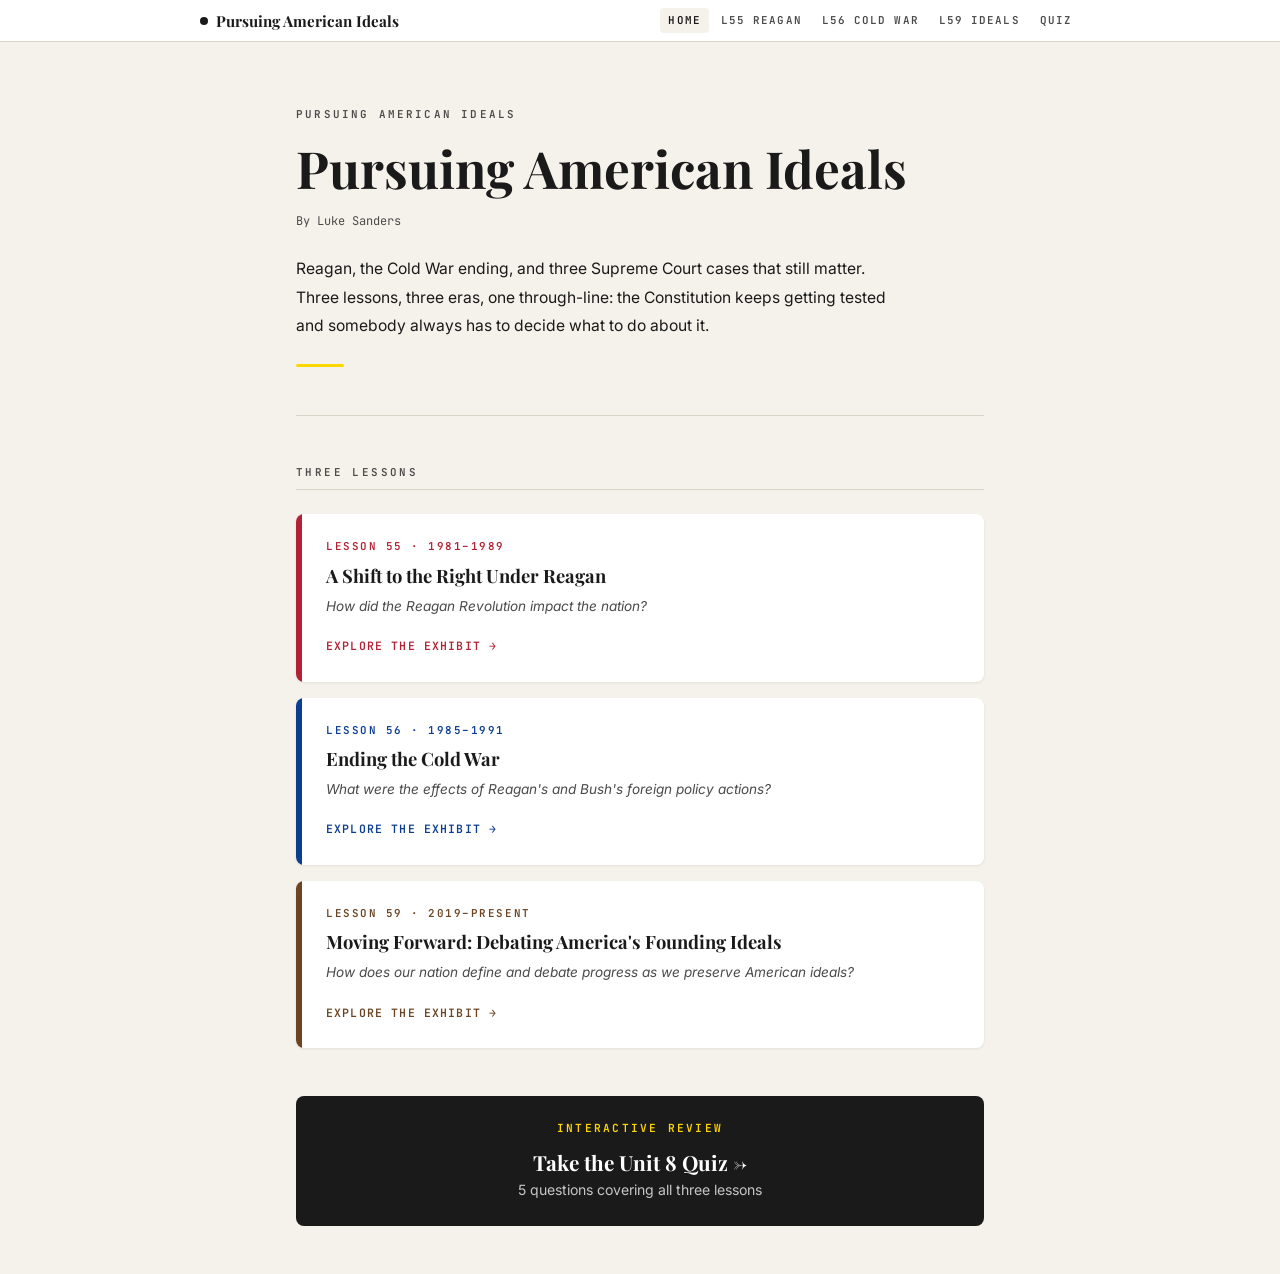
<file: index.html>
<!DOCTYPE html>
<html lang="en">
<head>
  <meta charset="UTF-8">
  <meta name="viewport" content="width=device-width, initial-scale=1.0">
  <title>Pursuing American Ideals — Unit 8 | Luke Sanders</title>
  <meta name="description" content="A digital museum for AP U.S. History Unit 8 — Reagan, the Cold War, and modern Supreme Court rulings.">
  <link rel="stylesheet" href="assets/site.css">
</head>
<body>

  <nav class="site-nav" aria-label="Site navigation">
    <div class="site-nav-inner">
      <a href="index.html" class="nav-brand">
        <span class="nav-brand-dot" aria-hidden="true"></span>
        Pursuing American Ideals
      </a>
      <div class="nav-links">
        <a href="index.html" class="nav-link active">Home</a>
        <a href="lesson-55.html" class="nav-link">L55 Reagan</a>
        <a href="lesson-56.html" class="nav-link">L56 Cold War</a>
        <a href="lesson-59.html" class="nav-link">L59 Ideals</a>
        <a href="quiz.html" class="nav-link">Quiz</a>
      </div>
    </div>
  </nav>

  <main>

    <header class="site-hero">
      <span class="site-label">Pursuing American Ideals</span>
      <h1 class="site-title">Pursuing American Ideals</h1>
      <p class="site-byline">By Luke Sanders</p>
      <p class="site-intro">Reagan, the Cold War ending, and three Supreme Court cases that still matter. Three lessons, three eras, one through-line: the Constitution keeps getting tested and somebody always has to decide what to do about it.</p>
      <div class="highlight-bar" aria-hidden="true"></div>
    </header>

<section aria-label="Lesson pages">
      <span class="section-label">Three Lessons</span>

      <div class="lesson-cards">
        <a href="lesson-55.html" class="lesson-card card-55" aria-label="Go to Lesson 55">
          <div class="lesson-card-accent" aria-hidden="true"></div>
          <div class="lesson-card-body">
            <div class="lesson-card-num">Lesson 55 · 1981–1989</div>
            <h2 class="lesson-card-title">A Shift to the Right Under Reagan</h2>
            <p class="lesson-card-q">How did the Reagan Revolution impact the nation?</p>
            <span class="lesson-card-cta">Explore the exhibit</span>
          </div>
        </a>

        <a href="lesson-56.html" class="lesson-card card-56" aria-label="Go to Lesson 56">
          <div class="lesson-card-accent" aria-hidden="true"></div>
          <div class="lesson-card-body">
            <div class="lesson-card-num">Lesson 56 · 1985–1991</div>
            <h2 class="lesson-card-title">Ending the Cold War</h2>
            <p class="lesson-card-q">What were the effects of Reagan's and Bush's foreign policy actions?</p>
            <span class="lesson-card-cta">Explore the exhibit</span>
          </div>
        </a>

        <a href="lesson-59.html" class="lesson-card card-59" aria-label="Go to Lesson 59">
          <div class="lesson-card-accent" aria-hidden="true"></div>
          <div class="lesson-card-body">
            <div class="lesson-card-num">Lesson 59 · 2019–Present</div>
            <h2 class="lesson-card-title">Moving Forward: Debating America's Founding Ideals</h2>
            <p class="lesson-card-q">How does our nation define and debate progress as we preserve American ideals?</p>
            <span class="lesson-card-cta">Explore the exhibit</span>
          </div>
        </a>
      </div>

      <a href="quiz.html" class="quiz-cta">
        <span class="quiz-cta-label">Interactive Review</span>
        <span class="quiz-cta-title">Take the Unit 8 Quiz →</span>
        <p class="quiz-cta-sub">5 questions covering all three lessons</p>
      </a>
    </section>

  </main>

</body>
</html>
</file>
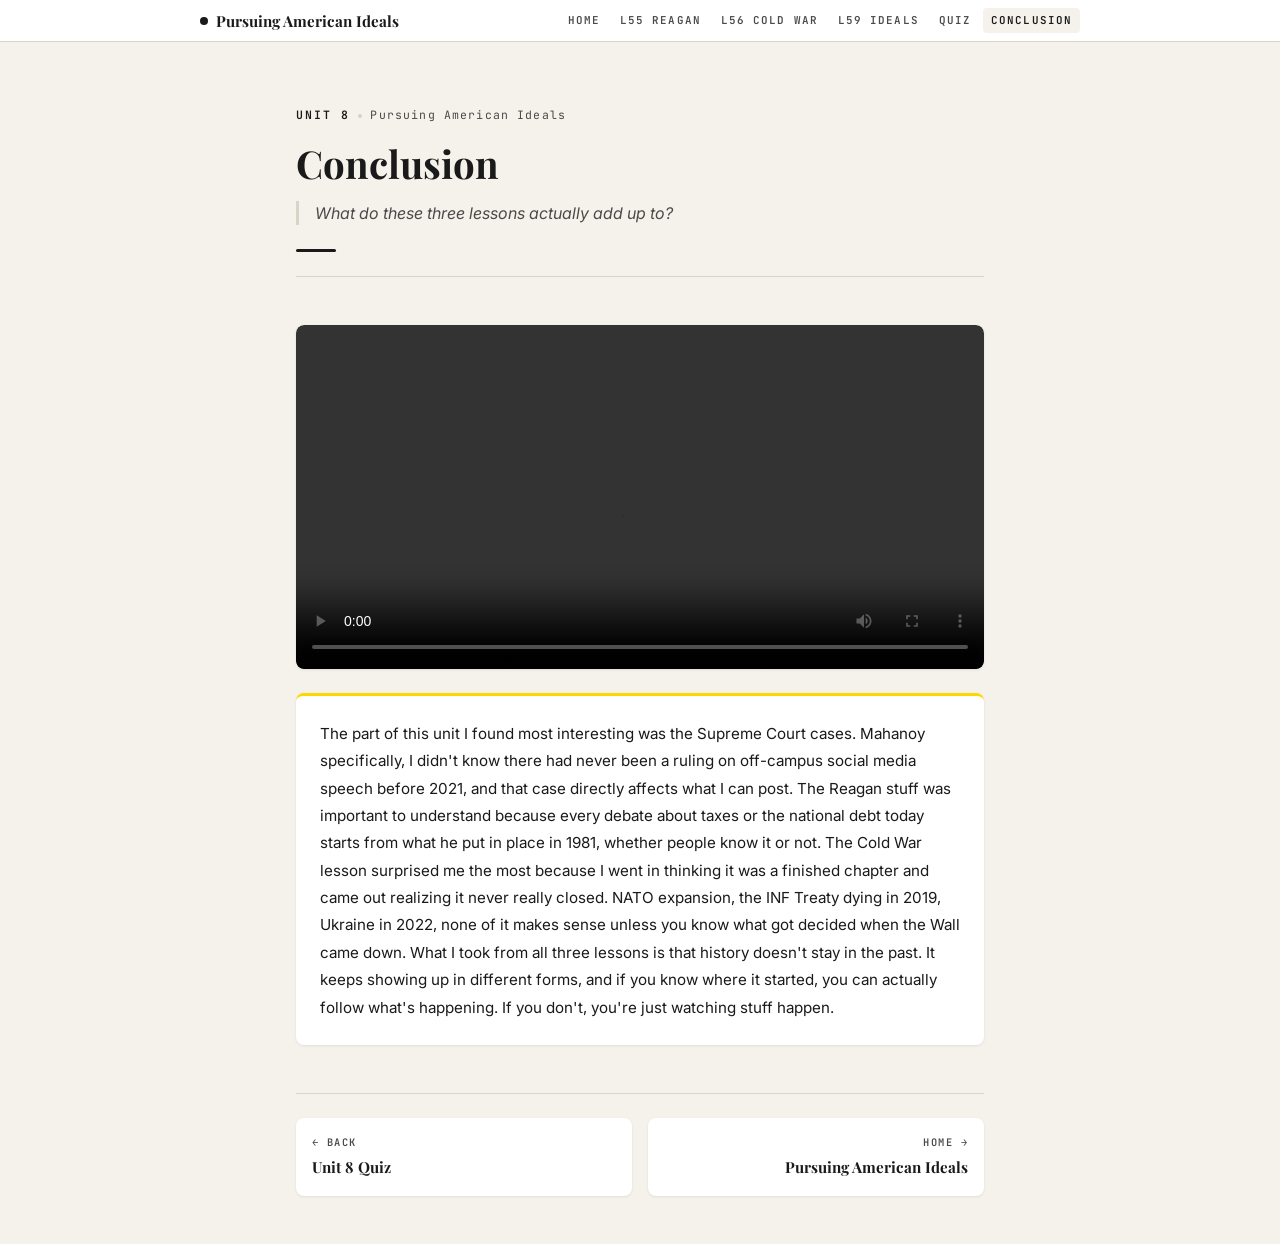
<file: conclusion.html>
<!DOCTYPE html>
<html lang="en">
<head>
  <meta charset="UTF-8">
  <meta name="viewport" content="width=device-width, initial-scale=1.0">
  <title>Conclusion | Pursuing American Ideals</title>
  <meta name="description" content="What do three lessons on Reagan, the Cold War, and the Supreme Court add up to? A look at how the 1980s and 1990s still shape everything happening now.">
  <link rel="stylesheet" href="assets/site.css">
</head>
<body>

  <nav class="site-nav" aria-label="Site navigation">
    <div class="site-nav-inner">
      <a href="index.html" class="nav-brand">
        <span class="nav-brand-dot" aria-hidden="true"></span>
        Pursuing American Ideals
      </a>
      <div class="nav-links">
        <a href="index.html" class="nav-link">Home</a>
        <a href="lesson-55.html" class="nav-link">L55 Reagan</a>
        <a href="lesson-56.html" class="nav-link">L56 Cold War</a>
        <a href="lesson-59.html" class="nav-link">L59 Ideals</a>
        <a href="quiz.html" class="nav-link">Quiz</a>
        <a href="conclusion.html" class="nav-link active">Conclusion</a>
      </div>
    </div>
  </nav>

  <main>

    <header class="widget-hero">
      <div class="hero-flag">
        <span class="hero-eyebrow">Unit 8</span>
        <span class="hero-dot" aria-hidden="true"></span>
        <span class="hero-unit">Pursuing American Ideals</span>
      </div>
      <h1 class="hero-title">Conclusion</h1>
      <p class="hero-question">What do these three lessons actually add up to?</p>
      <div class="hero-accent-bar" aria-hidden="true"></div>
    </header>

    <section class="widget-section" aria-label="Conclusion">
      <figure class="lesson-img-wrap fade-in" style="margin-bottom:1.5rem">
        <video controls style="width:100%;border-radius:8px;display:block">
          <source src="Histrory project.mp4" type="video/mp4">
        </video>
      </figure>
      <div class="impact-block fade-in">
        <p>The part of this unit I found most interesting was the Supreme Court cases. Mahanoy specifically, I didn't know there had never been a ruling on off-campus social media speech before 2021, and that case directly affects what I can post. The Reagan stuff was important to understand because every debate about taxes or the national debt today starts from what he put in place in 1981, whether people know it or not. The Cold War lesson surprised me the most because I went in thinking it was a finished chapter and came out realizing it never really closed. NATO expansion, the INF Treaty dying in 2019, Ukraine in 2022, none of it makes sense unless you know what got decided when the Wall came down. What I took from all three lessons is that history doesn't stay in the past. It keeps showing up in different forms, and if you know where it started, you can actually follow what's happening. If you don't, you're just watching stuff happen.</p>
      </div>
    </section>

    <nav class="page-pager" aria-label="Lesson navigation">
      <a href="quiz.html" class="pager-link prev">
        <span class="pager-label">← Back</span>
        <span class="pager-title">Unit 8 Quiz</span>
      </a>
      <a href="index.html" class="pager-link next">
        <span class="pager-label">Home →</span>
        <span class="pager-title">Pursuing American Ideals</span>
      </a>
    </nav>

  </main>

  <script>
    const io = new IntersectionObserver(entries => {
      entries.forEach(e => {
        if (e.isIntersecting) {
          e.target.classList.add('visible');
          io.unobserve(e.target);
        }
      });
    }, { threshold: 0.1 });
    document.querySelectorAll('.fade-in').forEach(el => io.observe(el));
    setTimeout(() => {
      document.querySelectorAll('.fade-in:not(.visible)').forEach(el => el.classList.add('visible'));
    }, 300);
  </script>

</body>
</html>
</file>
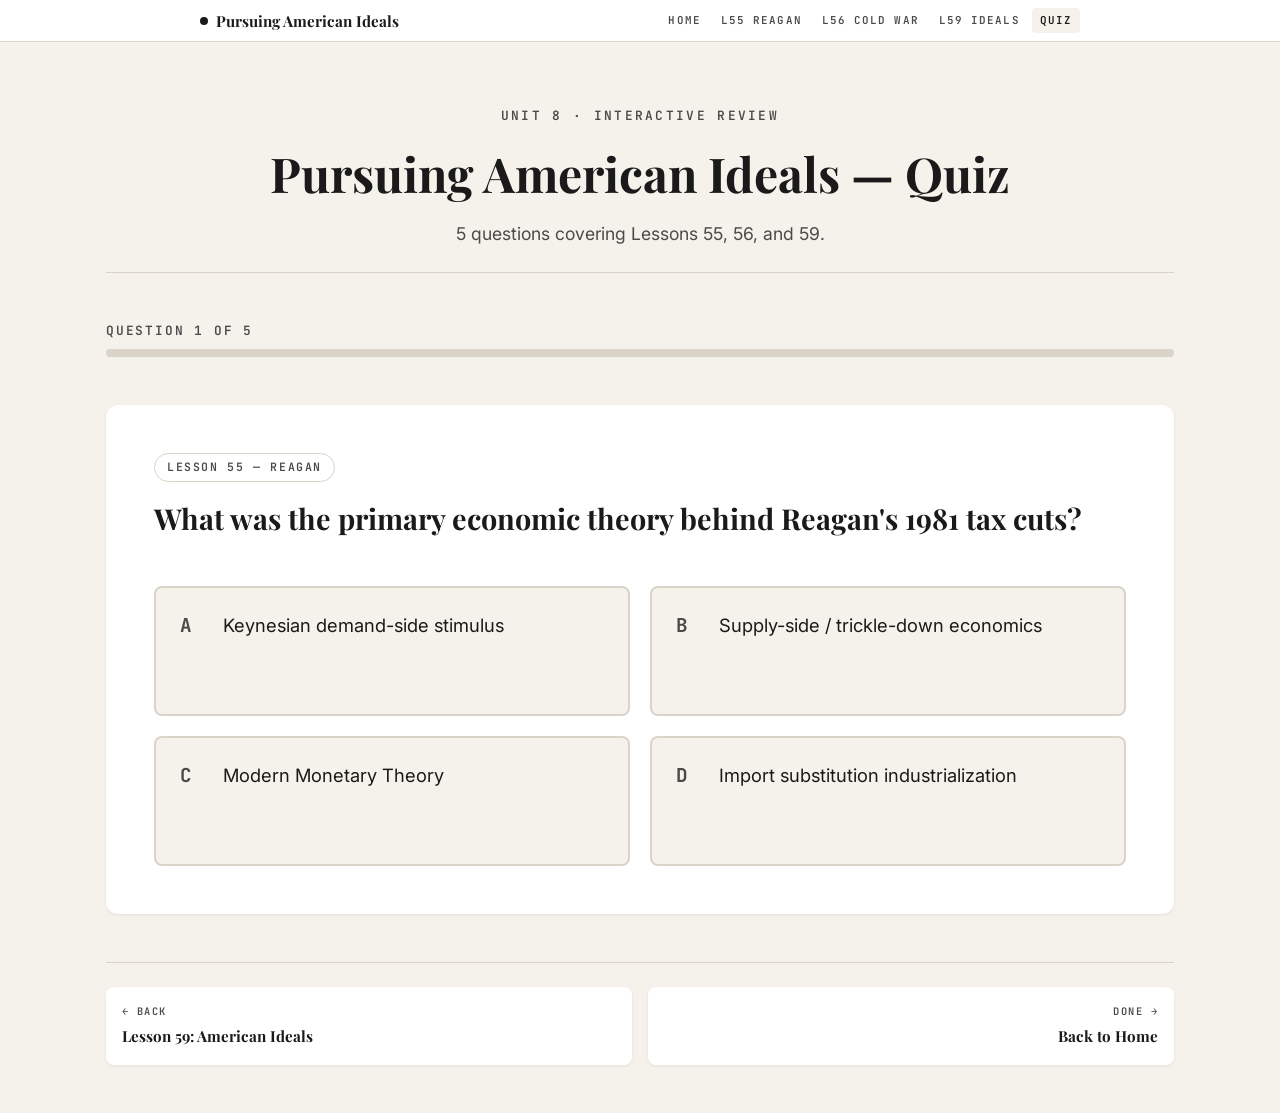
<file: quiz.html>
<!DOCTYPE html>
<html lang="en">
<head>
  <meta charset="UTF-8">
  <meta name="viewport" content="width=device-width, initial-scale=1.0">
  <title>Unit 8 Quiz | Pursuing American Ideals</title>
  <meta name="description" content="5-question interactive review covering Lessons 55, 56, and 59 — Reagan, the Cold War, and American Ideals.">
  <link rel="stylesheet" href="assets/site.css">
</head>
<body>

  <nav class="site-nav" aria-label="Site navigation">
    <div class="site-nav-inner">
      <a href="index.html" class="nav-brand">
        <span class="nav-brand-dot" aria-hidden="true"></span>
        Pursuing American Ideals
      </a>
      <div class="nav-links">
        <a href="index.html" class="nav-link">Home</a>
        <a href="lesson-55.html" class="nav-link">L55 Reagan</a>
        <a href="lesson-56.html" class="nav-link">L56 Cold War</a>
        <a href="lesson-59.html" class="nav-link">L59 Ideals</a>
        <a href="quiz.html" class="nav-link active">Quiz</a>
      </div>
    </div>
  </nav>

  <main class="quiz-layout">

    <header class="quiz-header">
      <span class="quiz-eyebrow">Unit 8 · Interactive Review</span>
      <h1 class="quiz-title">Pursuing American Ideals — Quiz</h1>
      <p class="quiz-subtitle">5 questions covering Lessons 55, 56, and 59.</p>
    </header>

    <div id="quiz-container">
      <p class="progress-label" id="progress-label">Question 1 of 5</p>
      <div class="progress-wrap">
        <div class="progress-fill" id="progress-fill" style="width:0%"></div>
      </div>

      <div class="question-card" id="question-card">
        <span class="question-lesson-tag" id="q-tag"></span>
        <p class="question-text" id="q-text"></p>
        <div class="options" id="options-list"></div>
        <div class="explanation" id="explanation">
          <span class="explanation-label">Why this answer</span>
          <p id="explanation-text"></p>
        </div>
      </div>

      <button class="next-btn" id="next-btn" aria-label="Next question">Next Question →</button>
    </div>

    <div class="score-screen" id="score-screen" role="status" aria-live="polite">
      <p class="score-number" id="score-number"></p>
      <span class="score-label">out of 5 correct</span>
      <p class="score-message" id="score-message"></p>
      <div class="score-breakdown">
        <span class="breakdown-label">Question breakdown</span>
        <div id="breakdown-list"></div>
      </div>
      <button class="retry-btn" id="retry-btn">Try Again</button>
    </div>

    <nav class="page-pager" aria-label="Quiz navigation">
      <a href="lesson-59.html" class="pager-link prev">
        <span class="pager-label">← Back</span>
        <span class="pager-title">Lesson 59: American Ideals</span>
      </a>
      <a href="index.html" class="pager-link next">
        <span class="pager-label">Done →</span>
        <span class="pager-title">Back to Home</span>
      </a>
    </nav>

  </main>

</body>
</html>
  <script>
    const QUESTIONS = [
      {
        lesson: 'Lesson 55 — Reagan',
        q: "What was the primary economic theory behind Reagan's 1981 tax cuts?",
        options: [
          'Keynesian demand-side stimulus',
          'Supply-side / trickle-down economics',
          'Modern Monetary Theory',
          'Import substitution industrialization'
        ],
        correct: 1,
        hint: "Supply-side: cut taxes on the wealthy, expect investment to trickle down. Keynesian is the opposite — boost demand from the bottom."
      },
      {
        lesson: 'Lesson 56 — Cold War',
        q: 'What did the Intermediate-Range Nuclear Forces (INF) Treaty of 1987 accomplish?',
        options: [
          'It eliminated an entire class of nuclear missiles — the first time any arms control deal did that',
          'It capped the total number of nuclear warheads each side could hold',
          'It established the principle of "mutually assured destruction" as official policy',
          'It committed both sides to reducing their defense budgets by 20%'
        ],
        correct: 0,
        hint: "The INF actually eliminated missiles, not just capped them. Over 2,600 missiles were destroyed — first arms deal to ever do that."
      },
      {
        lesson: 'Lesson 56 — Cold War',
        q: 'What happened on November 9, 1989?',
        options: [
          'The Soviet Union formally dissolved into 15 independent states',
          'Reagan and Gorbachev signed the INF Treaty in Washington',
          'George H. W. Bush gave his "New World Order" speech to Congress',
          'East Germany opened its borders and crowds began tearing down the Berlin Wall'
        ],
        correct: 3,
        hint: "November 9 is the Wall. The USSR formally dissolved later, on December 25, 1991. The INF was signed in 1987, not 1989."
      },
      {
        lesson: 'Lesson 59 — American Ideals',
        q: 'Which 2021 Supreme Court case was the first to directly address off-campus, online student speech?',
        options: [
          'Tinker v. Des Moines Independent Community School District',
          'Bell v. Itawamba County School Board',
          'Mahanoy Area School District v. B.L.',
          'Hazelwood School District v. Kuhlmeier'
        ],
        correct: 2,
        hint: "Mahanoy (2021) was the first case about off-campus social media. Tinker is from 1969 and Hazelwood covers school newspapers, not personal posts."
      },
      {
        lesson: 'Lesson 59 — American Ideals',
        q: "What did the Supreme Court's ruling in Rucho v. Common Cause (2019) mean for partisan gerrymandering?",
        options: [
          'Federal courts must now review all congressional district maps before they take effect',
          "Federal courts cannot hear partisan gerrymandering cases — it's a \"political question\" — but state courts still can",
          'Partisan gerrymandering is unconstitutional and states must use independent commissions',
          'The Equal Protection Clause prohibits any consideration of party affiliation in redistricting'
        ],
        correct: 1,
        hint: "Roberts called it a political question. Federal courts stay out, but state courts can still act — that's where the fights moved after 2019."
      }
    ];

    const STATE = { current: 0, answers: [], answered: false };
    const LETTERS = ['A', 'B', 'C', 'D'];
    const MESSAGES = [
      { min: 5, msg: 'Perfect score! You clearly have the material down — Lessons 55, 56, and 59 are in solid shape.' },
      { min: 4, msg: "Strong work. One slip, but the core concepts are there. Review the question you missed and you're ready." },
      { min: 3, msg: 'Solid foundation. Review the questions you got wrong against the lesson exhibits and try again.' },
      { min: 0, msg: 'Keep going. Go back through the three lesson exhibits and look for the ICED paragraphs — those are where the key facts live.' }
    ];

    function getMsg(score) { return MESSAGES.find(m => score >= m.min).msg; }

    function render() {
      const q = QUESTIONS[STATE.current];
      STATE.answered = false;

      document.getElementById('progress-label').textContent =
        `Question ${STATE.current + 1} of ${QUESTIONS.length}`;
      document.getElementById('progress-fill').style.width =
        (STATE.current / QUESTIONS.length * 100) + '%';
      document.getElementById('q-tag').textContent = q.lesson;
      document.getElementById('q-text').textContent = q.q;

      const optList = document.getElementById('options-list');
      optList.innerHTML = '';
      q.options.forEach((opt, i) => {
        const btn = document.createElement('button');
        btn.className = 'option-btn';
        btn.innerHTML = `<span class="option-letter">${LETTERS[i]}</span><span class="option-text">${opt}</span>`;
        btn.addEventListener('click', () => handleAnswer(i));
        optList.appendChild(btn);
      });

      const expl = document.getElementById('explanation');
      expl.classList.remove('show');
      document.getElementById('next-btn').classList.remove('show');
      document.getElementById('next-btn').textContent =
        STATE.current < QUESTIONS.length - 1 ? 'Next Question →' : 'See Results →';
    }

    function handleAnswer(selected) {
      if (STATE.answered) return;
      STATE.answered = true;
      const q = QUESTIONS[STATE.current];
      STATE.answers.push({ selected, correct: q.correct });

      document.querySelectorAll('.option-btn').forEach((btn, i) => {
        btn.disabled = true;
        if (i === q.correct) btn.classList.add('correct');
        else if (i === selected) btn.classList.add('wrong');
      });

      const isCorrect = selected === q.correct;
      if (!isCorrect) {
        document.getElementById('explanation-text').textContent = q.hint;
        document.getElementById('explanation').classList.add('show');
      }
      document.getElementById('next-btn').classList.add('show');
    }

    function showScore() {
      document.getElementById('quiz-container').style.display = 'none';
      const score = STATE.answers.filter(a => a.selected === a.correct).length;
      document.getElementById('score-number').textContent = score;
      document.getElementById('score-message').textContent = getMsg(score);

      const list = document.getElementById('breakdown-list');
      list.innerHTML = '';
      STATE.answers.forEach((a, i) => {
        const row = document.createElement('div');
        row.className = 'breakdown-row';
        const passed = a.selected === a.correct;
        row.innerHTML = `
          <span class="breakdown-q">Q${i + 1}: ${QUESTIONS[i].q.slice(0, 60)}…</span>
          <span class="breakdown-result ${passed ? 'pass' : 'fail'}">${passed ? '✓ Correct' : '✗ Missed'}</span>
        `;
        list.appendChild(row);
      });

      document.getElementById('score-screen').classList.add('show');
    }

    document.getElementById('next-btn').addEventListener('click', () => {
      STATE.current++;
      if (STATE.current >= QUESTIONS.length) showScore();
      else render();
    });

    document.getElementById('retry-btn').addEventListener('click', () => {
      STATE.current = 0;
      STATE.answers = [];
      STATE.answered = false;
      document.getElementById('score-screen').classList.remove('show');
      document.getElementById('quiz-container').style.display = 'block';
      render();
    });

    render();
  </script>

</body>
</html>
</file>
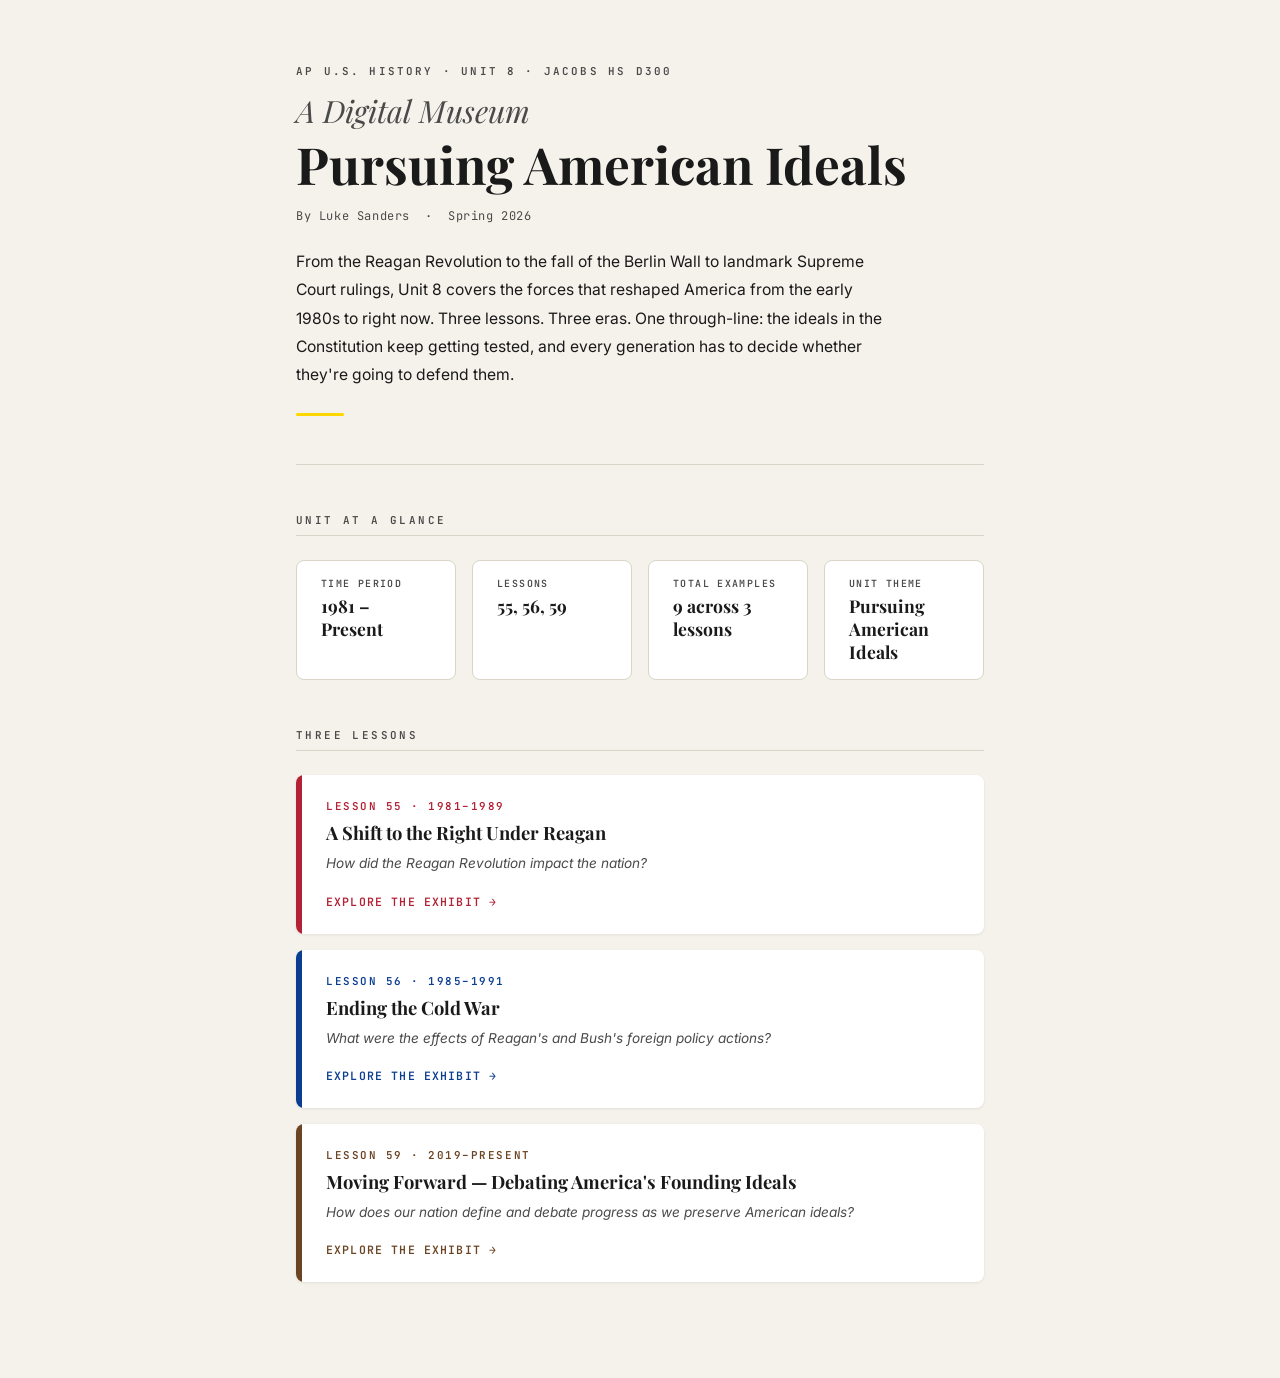
<file: widgets/home-hero.html>
<!DOCTYPE html>
<html lang="en">
<head>
  <meta charset="UTF-8">
  <meta name="viewport" content="width=device-width, initial-scale=1.0">
  <title>Pursuing American Ideals — Unit 8</title>
  <style>
    @import url('https://fonts.googleapis.com/css2?family=Playfair+Display:ital,wght@0,700;1,400&family=Inter:wght@400;500;600&family=JetBrains+Mono:wght@400;600&display=swap');

    *, *::before, *::after { box-sizing: border-box; margin: 0; padding: 0; }

    :root {
      --bg:          #F5F2EB;
      --surface:     #FFFFFF;
      --ink:         #1A1A1A;
      --ink-muted:   #4A4A4A;
      --hairline:    #D9D4C7;
      --highlight:   #FFD700;
      --accent-55:   #B22234;
      --accent-56:   #0B3D91;
      --accent-59:   #6B4423;
      --font-serif:  'Playfair Display', Georgia, 'Times New Roman', serif;
      --font-sans:   'Inter', -apple-system, 'Segoe UI', sans-serif;
      --font-mono:   'JetBrains Mono', 'Courier New', monospace;
      --sp-xs: 4px; --sp-sm: 8px; --sp-md: 16px; --sp-lg: 24px; --sp-xl: 48px;
      --r-sm: 4px; --r-md: 8px;
      --shadow-card: 0 1px 3px rgba(0,0,0,0.08);
      --max-w: 720px;
    }

    body {
      font-family: var(--font-sans);
      background: var(--bg);
      color: var(--ink);
      max-width: var(--max-w);
      margin: 0 auto;
      padding: var(--sp-md) var(--sp-md) var(--sp-xl);
      -webkit-font-smoothing: antialiased;
    }

    /* === HERO === */
    .site-hero {
      padding: var(--sp-xl) 0;
      border-bottom: 1px solid var(--hairline);
      margin-bottom: var(--sp-xl);
    }

    .site-label {
      font-family: var(--font-mono);
      font-size: 0.68rem;
      font-weight: 600;
      letter-spacing: 0.2em;
      text-transform: uppercase;
      color: var(--ink-muted);
      display: block;
      margin-bottom: var(--sp-md);
    }

    .site-title {
      font-family: var(--font-serif);
      font-size: clamp(2rem, 5vw, 3.2rem);
      font-weight: 700;
      line-height: 1.1;
      color: var(--ink);
      margin-bottom: var(--sp-md);
    }

    .site-title span {
      display: block;
      font-style: italic;
      font-weight: 400;
      font-size: 0.6em;
      color: var(--ink-muted);
      margin-bottom: var(--sp-sm);
    }

    .site-byline {
      font-family: var(--font-mono);
      font-size: 0.75rem;
      color: var(--ink-muted);
      margin-bottom: var(--sp-lg);
      letter-spacing: 0.05em;
    }

    .site-intro {
      font-size: 0.98rem;
      line-height: 1.8;
      color: var(--ink);
      max-width: 600px;
      margin-bottom: var(--sp-lg);
    }

    .highlight-bar {
      width: 48px;
      height: 3px;
      background: var(--highlight);
      border-radius: 2px;
    }

    /* === LESSON CARDS === */
    .section-label {
      font-family: var(--font-mono);
      font-size: 0.68rem;
      font-weight: 600;
      letter-spacing: 0.22em;
      text-transform: uppercase;
      color: var(--ink-muted);
      margin-bottom: var(--sp-lg);
      padding-bottom: var(--sp-sm);
      border-bottom: 1px solid var(--hairline);
      display: block;
    }

    .lesson-cards {
      display: flex;
      flex-direction: column;
      gap: var(--sp-md);
      margin-bottom: var(--sp-xl);
    }

    .lesson-card {
      background: var(--surface);
      border-radius: var(--r-md);
      box-shadow: var(--shadow-card);
      text-decoration: none;
      display: flex;
      overflow: hidden;
      transition: box-shadow 0.25s ease, transform 0.25s ease;
    }

    .lesson-card:hover {
      box-shadow: 0 4px 12px rgba(0,0,0,0.1);
      transform: translateY(-1px);
    }

    .lesson-card-accent {
      width: 6px;
      flex-shrink: 0;
    }

    .lesson-card-body {
      padding: var(--sp-lg);
      flex: 1;
    }

    .lesson-card-num {
      font-family: var(--font-mono);
      font-size: 0.68rem;
      font-weight: 600;
      letter-spacing: 0.14em;
      text-transform: uppercase;
      margin-bottom: var(--sp-sm);
    }

    .lesson-card-title {
      font-family: var(--font-serif);
      font-size: 1.15rem;
      font-weight: 700;
      color: var(--ink);
      margin-bottom: var(--sp-sm);
      line-height: 1.3;
    }

    .lesson-card-q {
      font-size: 0.85rem;
      color: var(--ink-muted);
      font-style: italic;
      line-height: 1.5;
      margin-bottom: var(--sp-md);
    }

    .lesson-card-cta {
      font-family: var(--font-mono);
      font-size: 0.72rem;
      font-weight: 600;
      letter-spacing: 0.1em;
      text-transform: uppercase;
      display: inline-flex;
      align-items: center;
      gap: var(--sp-sm);
    }

    .lesson-card-cta::after {
      content: '→';
      font-style: normal;
    }

    .card-55 .lesson-card-accent { background: var(--accent-55); }
    .card-55 .lesson-card-num    { color: var(--accent-55); }
    .card-55 .lesson-card-cta    { color: var(--accent-55); }

    .card-56 .lesson-card-accent { background: var(--accent-56); }
    .card-56 .lesson-card-num    { color: var(--accent-56); }
    .card-56 .lesson-card-cta    { color: var(--accent-56); }

    .card-59 .lesson-card-accent { background: var(--accent-59); }
    .card-59 .lesson-card-num    { color: var(--accent-59); }
    .card-59 .lesson-card-cta    { color: var(--accent-59); }

    /* === QUICK FACTS === */
    .quick-facts {
      display: flex;
      flex-wrap: wrap;
      gap: var(--sp-md);
      margin-bottom: var(--sp-xl);
    }

    .fact-chip {
      background: var(--surface);
      border: 1px solid var(--hairline);
      border-radius: var(--r-md);
      padding: var(--sp-md) var(--sp-lg);
      flex: 1;
      min-width: 140px;
    }

    .fact-chip dt {
      font-family: var(--font-mono);
      font-size: 0.62rem;
      font-weight: 600;
      letter-spacing: 0.14em;
      text-transform: uppercase;
      color: var(--ink-muted);
      margin-bottom: var(--sp-xs);
    }

    .fact-chip dd {
      font-family: var(--font-serif);
      font-size: 1.1rem;
      font-weight: 700;
      color: var(--ink);
    }

    /* === FADE-IN === */
    .fade-in {
      opacity: 0;
      transform: translateY(18px);
      transition: opacity 0.4s ease, transform 0.4s ease;
    }

    .fade-in.visible {
      opacity: 1;
      transform: translateY(0);
    }
  </style>
</head>
<body>

  <!-- ── SITE HERO ────────────────────────────────────────── -->
  <header class="site-hero">
    <span class="site-label">AP U.S. History · Unit 8 · Jacobs HS D300</span>
    <h1 class="site-title">
      <span>A Digital Museum</span>
      Pursuing American Ideals
    </h1>
    <p class="site-byline">By Luke Sanders &nbsp;·&nbsp; Spring 2026</p>
    <p class="site-intro">From the Reagan Revolution to the fall of the Berlin Wall to landmark Supreme Court rulings, Unit 8 covers the forces that reshaped America from the early 1980s to right now. Three lessons. Three eras. One through-line: the ideals in the Constitution keep getting tested, and every generation has to decide whether they're going to defend them.</p>
    <div class="highlight-bar" aria-hidden="true"></div>
  </header>

  <!-- ── QUICK FACTS ──────────────────────────────────────── -->
  <section aria-label="Unit at a glance" class="fade-in">
    <span class="section-label">Unit at a Glance</span>
    <dl class="quick-facts">
      <div class="fact-chip">
        <dt>Time Period</dt>
        <dd>1981 – Present</dd>
      </div>
      <div class="fact-chip">
        <dt>Lessons</dt>
        <dd>55, 56, 59</dd>
      </div>
      <div class="fact-chip">
        <dt>Total Examples</dt>
        <dd>9 across 3 lessons</dd>
      </div>
      <div class="fact-chip">
        <dt>Unit Theme</dt>
        <dd>Pursuing American Ideals</dd>
      </div>
    </dl>
  </section>

  <!-- ── LESSON CARDS ─────────────────────────────────────── -->
  <section aria-label="Lesson pages">
    <span class="section-label">Three Lessons</span>

    <div class="lesson-cards">

      <!-- NOTE: Replace href values with your actual Google Sites page URLs after publishing -->
      <a href="#lesson-55" class="lesson-card card-55 fade-in" aria-label="Go to Lesson 55">
        <div class="lesson-card-accent" aria-hidden="true"></div>
        <div class="lesson-card-body">
          <div class="lesson-card-num">Lesson 55 · 1981–1989</div>
          <h2 class="lesson-card-title">A Shift to the Right Under Reagan</h2>
          <p class="lesson-card-q">How did the Reagan Revolution impact the nation?</p>
          <span class="lesson-card-cta">Explore the exhibit</span>
        </div>
      </a>

      <a href="#lesson-56" class="lesson-card card-56 fade-in" aria-label="Go to Lesson 56">
        <div class="lesson-card-accent" aria-hidden="true"></div>
        <div class="lesson-card-body">
          <div class="lesson-card-num">Lesson 56 · 1985–1991</div>
          <h2 class="lesson-card-title">Ending the Cold War</h2>
          <p class="lesson-card-q">What were the effects of Reagan's and Bush's foreign policy actions?</p>
          <span class="lesson-card-cta">Explore the exhibit</span>
        </div>
      </a>

      <a href="#lesson-59" class="lesson-card card-59 fade-in" aria-label="Go to Lesson 59">
        <div class="lesson-card-accent" aria-hidden="true"></div>
        <div class="lesson-card-body">
          <div class="lesson-card-num">Lesson 59 · 2019–Present</div>
          <h2 class="lesson-card-title">Moving Forward — Debating America's Founding Ideals</h2>
          <p class="lesson-card-q">How does our nation define and debate progress as we preserve American ideals?</p>
          <span class="lesson-card-cta">Explore the exhibit</span>
        </div>
      </a>

    </div>
  </section>

  <script>
    const io = new IntersectionObserver(entries => {
      entries.forEach(e => {
        if (e.isIntersecting) {
          e.target.classList.add('visible');
          io.unobserve(e.target);
        }
      });
    }, { threshold: 0.1 });

    document.querySelectorAll('.fade-in').forEach(el => io.observe(el));

    setTimeout(() => {
      document.querySelectorAll('.fade-in:not(.visible)')
        .forEach(el => el.classList.add('visible'));
    }, 300);
  </script>

</body>
</html>
</file>
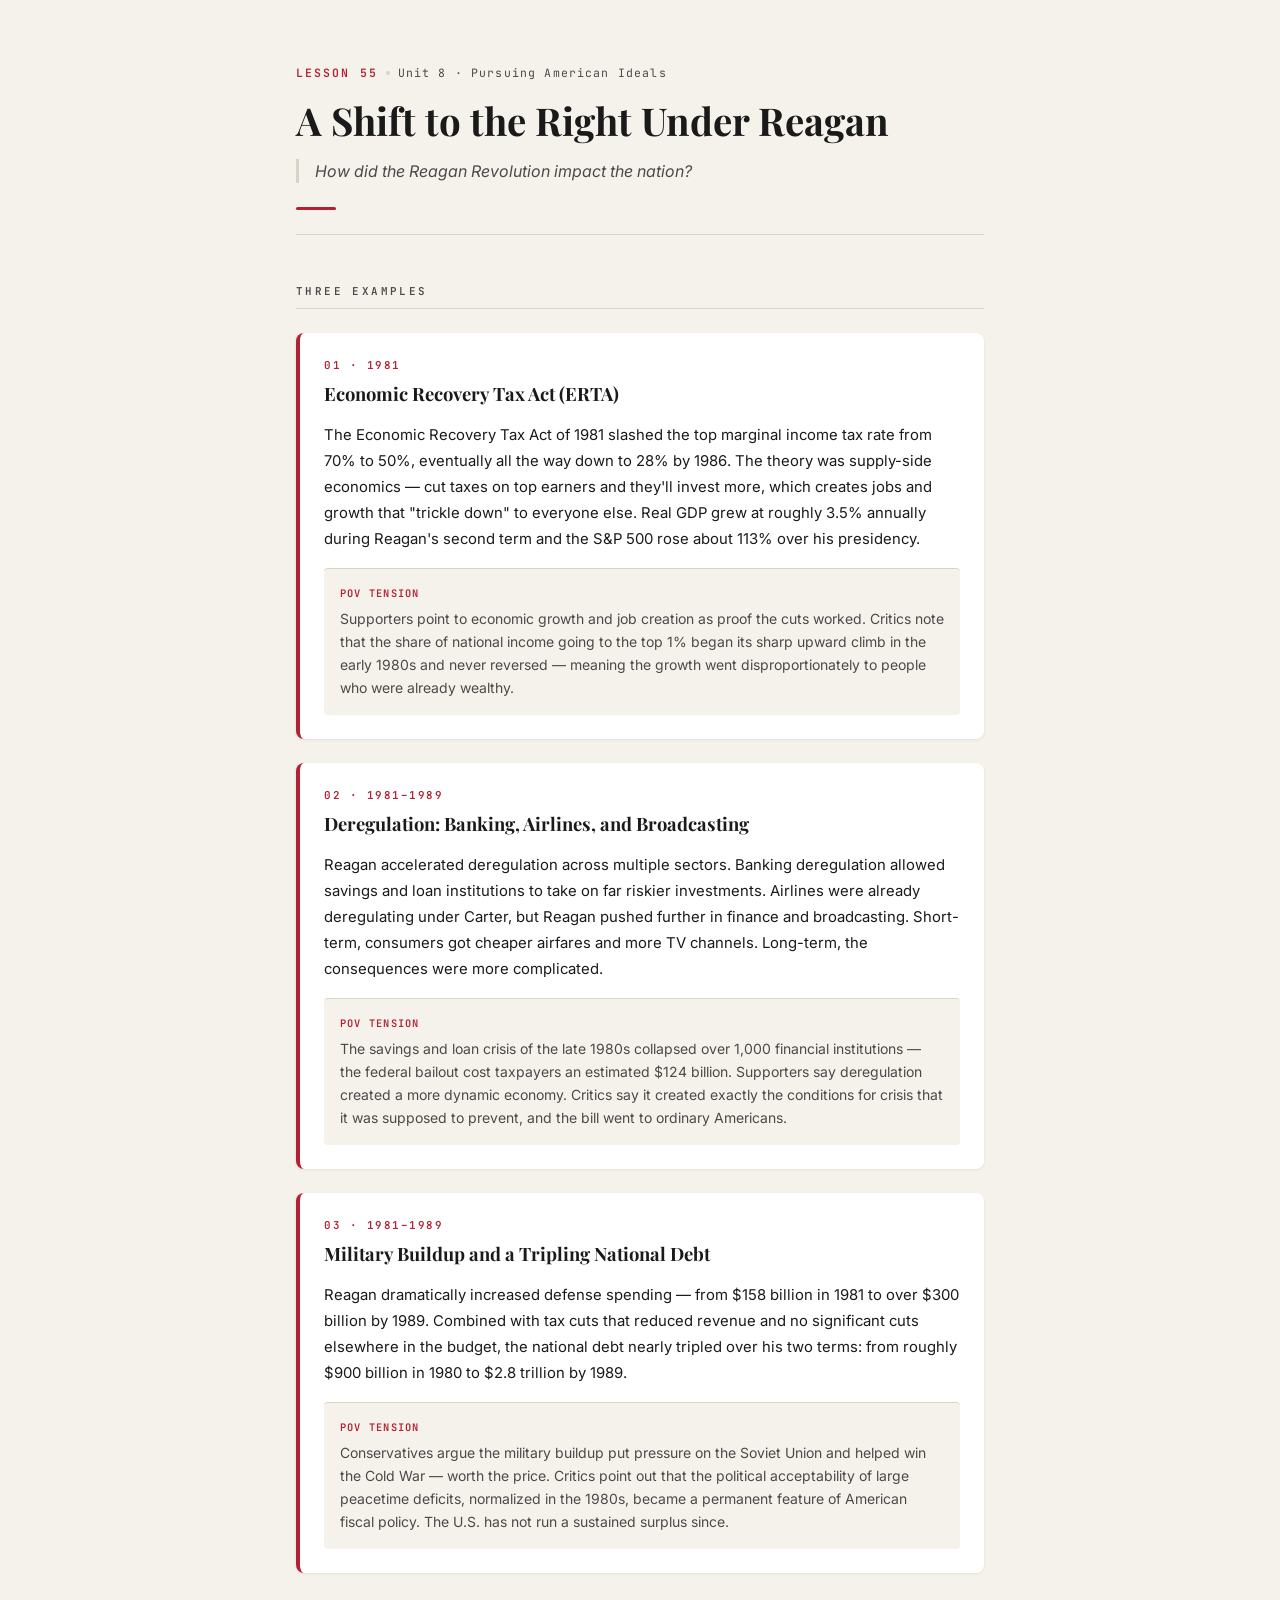
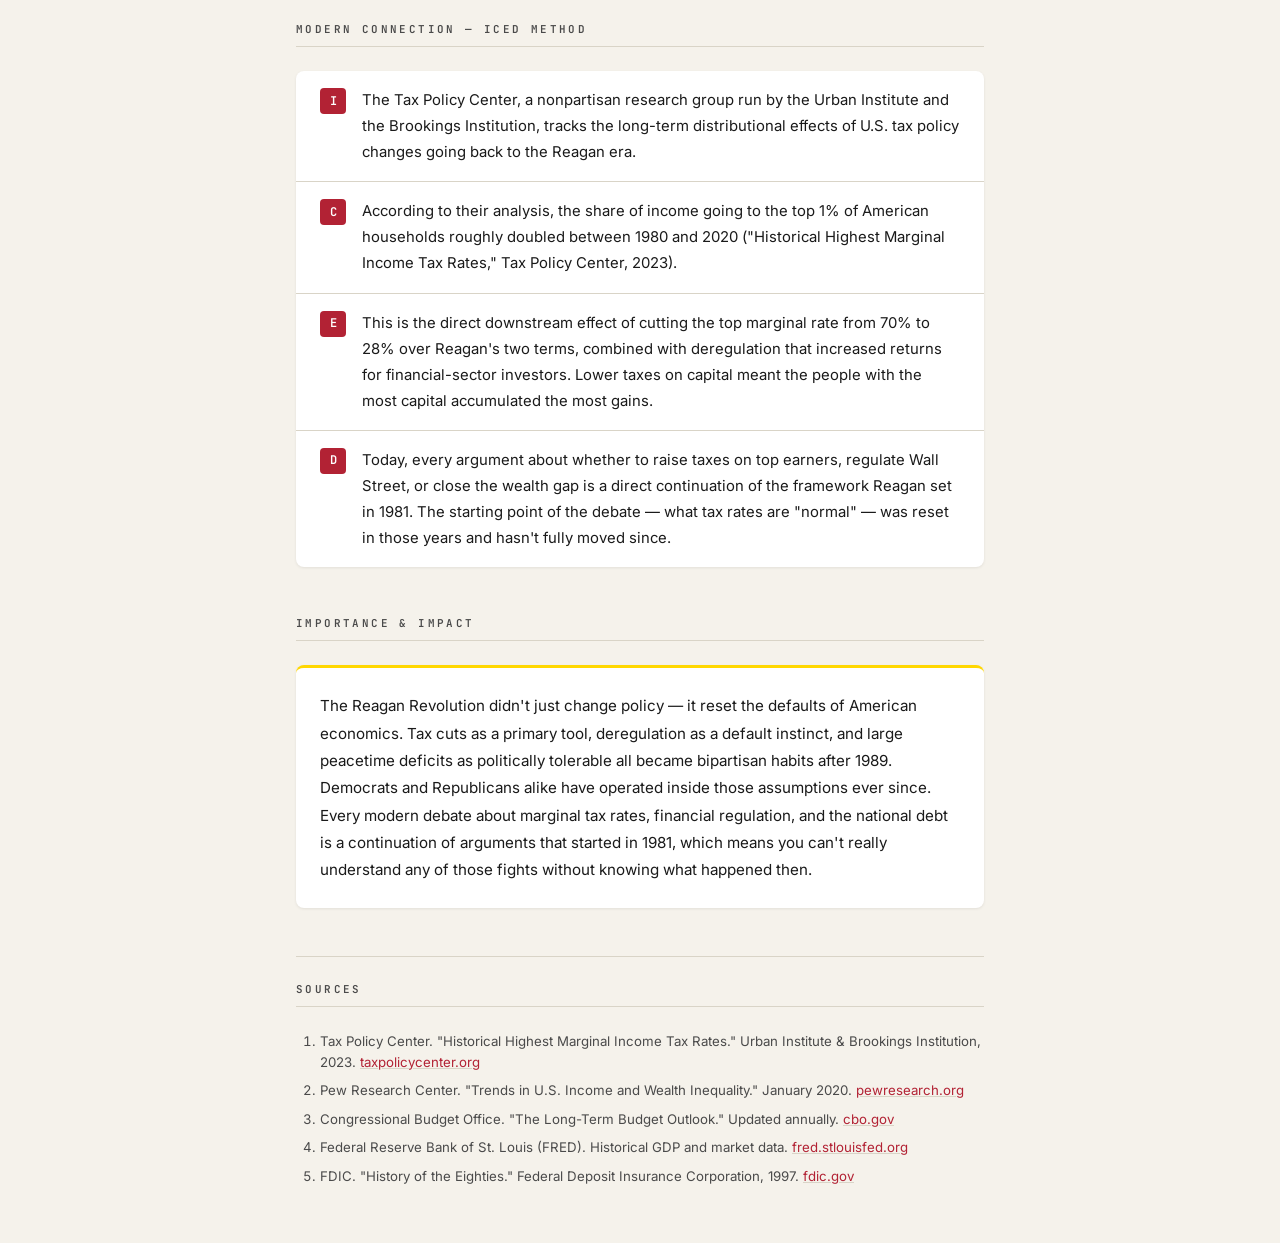
<file: widgets/lesson-55.html>
<!DOCTYPE html>
<html lang="en">
<head>
  <meta charset="UTF-8">
  <meta name="viewport" content="width=device-width, initial-scale=1.0">
  <title>Lesson 55: A Shift to the Right Under Reagan</title>
  <style>
    @import url('https://fonts.googleapis.com/css2?family=Playfair+Display:ital,wght@0,700;1,400&family=Inter:wght@400;500;600&family=JetBrains+Mono:wght@400;600&display=swap');

    /* === DESIGN TOKENS === */
    *, *::before, *::after { box-sizing: border-box; margin: 0; padding: 0; }

    :root {
      --bg:          #F5F2EB;
      --surface:     #FFFFFF;
      --ink:         #1A1A1A;
      --ink-muted:   #4A4A4A;
      --hairline:    #D9D4C7;
      --highlight:   #FFD700;
      --accent:      #B22234; /* Reagan red */
      --font-serif:  'Playfair Display', Georgia, 'Times New Roman', serif;
      --font-sans:   'Inter', -apple-system, 'Segoe UI', sans-serif;
      --font-mono:   'JetBrains Mono', 'Courier New', monospace;
      --sp-xs: 4px; --sp-sm: 8px; --sp-md: 16px; --sp-lg: 24px; --sp-xl: 48px;
      --r-sm: 4px; --r-md: 8px;
      --shadow-card: 0 1px 3px rgba(0,0,0,0.08);
      --max-w: 720px;
    }

    body {
      font-family: var(--font-sans);
      background: var(--bg);
      color: var(--ink);
      max-width: var(--max-w);
      margin: 0 auto;
      padding: var(--sp-md) var(--sp-md) var(--sp-xl);
      line-height: 1.6;
      -webkit-font-smoothing: antialiased;
    }

    /* === HERO === */
    .widget-hero {
      padding: var(--sp-xl) 0 var(--sp-lg);
      border-bottom: 1px solid var(--hairline);
      margin-bottom: var(--sp-xl);
      position: relative;
    }

    .hero-flag {
      display: flex;
      gap: var(--sp-sm);
      align-items: center;
      margin-bottom: var(--sp-md);
    }

    .hero-eyebrow {
      font-family: var(--font-mono);
      font-size: 0.72rem;
      font-weight: 600;
      letter-spacing: 0.18em;
      text-transform: uppercase;
      color: var(--accent);
    }

    .hero-dot {
      width: 4px;
      height: 4px;
      border-radius: 50%;
      background: var(--hairline);
    }

    .hero-unit {
      font-family: var(--font-mono);
      font-size: 0.72rem;
      letter-spacing: 0.1em;
      color: var(--ink-muted);
    }

    .hero-title {
      font-family: var(--font-serif);
      font-size: clamp(1.6rem, 4vw, 2.4rem);
      font-weight: 700;
      line-height: 1.15;
      color: var(--ink);
      margin-bottom: var(--sp-md);
    }

    .hero-question {
      font-family: var(--font-sans);
      font-size: 1rem;
      color: var(--ink-muted);
      font-style: italic;
      margin-bottom: var(--sp-lg);
      padding-left: var(--sp-md);
      border-left: 3px solid var(--hairline);
      line-height: 1.5;
    }

    .hero-accent-bar {
      width: 40px;
      height: 3px;
      background: var(--accent);
      border-radius: 2px;
    }

    /* === SECTION === */
    .widget-section {
      margin-bottom: var(--sp-xl);
    }

    .section-label {
      font-family: var(--font-mono);
      font-size: 0.68rem;
      font-weight: 600;
      letter-spacing: 0.22em;
      text-transform: uppercase;
      color: var(--ink-muted);
      margin-bottom: var(--sp-lg);
      padding-bottom: var(--sp-sm);
      border-bottom: 1px solid var(--hairline);
      display: block;
    }

    /* === EXAMPLE CARD === */
    .card {
      background: var(--surface);
      border-left: 4px solid var(--accent);
      border-radius: var(--r-md);
      box-shadow: var(--shadow-card);
      padding: var(--sp-lg);
      margin-bottom: var(--sp-lg);
    }

    .card-eyebrow {
      font-family: var(--font-mono);
      font-size: 0.68rem;
      font-weight: 600;
      letter-spacing: 0.14em;
      color: var(--accent);
      text-transform: uppercase;
      margin-bottom: var(--sp-sm);
    }

    .card-title {
      font-family: var(--font-serif);
      font-size: 1.15rem;
      font-weight: 700;
      color: var(--ink);
      margin-bottom: var(--sp-md);
      line-height: 1.3;
    }

    .card-body {
      font-size: 0.93rem;
      color: var(--ink);
      margin-bottom: var(--sp-md);
      line-height: 1.75;
    }

    .card-pov {
      font-size: 0.875rem;
      color: var(--ink-muted);
      line-height: 1.65;
      padding: var(--sp-md);
      background: var(--bg);
      border-radius: var(--r-sm);
      border-top: 1px solid var(--hairline);
      margin-top: var(--sp-md);
    }

    .pov-label {
      font-family: var(--font-mono);
      font-size: 0.65rem;
      font-weight: 600;
      letter-spacing: 0.12em;
      text-transform: uppercase;
      color: var(--accent);
      display: block;
      margin-bottom: var(--sp-xs);
    }

    /* === ICED BLOCK === */
    .iced-block {
      background: var(--surface);
      border-radius: var(--r-md);
      box-shadow: var(--shadow-card);
      overflow: hidden;
    }

    .iced-part {
      display: flex;
      gap: var(--sp-md);
      padding: var(--sp-md) var(--sp-lg);
      border-bottom: 1px solid var(--hairline);
      align-items: flex-start;
    }

    .iced-part:last-child { border-bottom: none; }

    .iced-label {
      font-family: var(--font-mono);
      font-size: 0.75rem;
      font-weight: 600;
      color: var(--surface);
      background: var(--accent);
      min-width: 26px;
      height: 26px;
      display: flex;
      align-items: center;
      justify-content: center;
      border-radius: var(--r-sm);
      flex-shrink: 0;
      margin-top: 1px;
    }

    .iced-text {
      font-size: 0.93rem;
      line-height: 1.75;
      color: var(--ink);
    }

    /* === IMPACT BLOCK === */
    .impact-block {
      background: var(--surface);
      border-radius: var(--r-md);
      box-shadow: var(--shadow-card);
      padding: var(--sp-lg);
      border-top: 3px solid var(--highlight);
    }

    .impact-block p {
      font-size: 0.95rem;
      line-height: 1.8;
      color: var(--ink);
    }

    /* === PULL QUOTE === */
    .pull-quote {
      margin: var(--sp-lg) 0;
      padding: var(--sp-md) var(--sp-lg);
      border-left: 4px solid var(--accent);
      font-family: var(--font-serif);
      font-style: italic;
      font-size: 1.1rem;
      line-height: 1.6;
      color: var(--ink);
    }

    /* === SOURCES === */
    .sources-block {
      padding-top: var(--sp-lg);
      border-top: 1px solid var(--hairline);
      margin-top: var(--sp-xl);
    }

    .sources-list {
      padding-left: var(--sp-lg);
      list-style: decimal;
    }

    .sources-list li {
      font-size: 0.83rem;
      color: var(--ink-muted);
      margin-bottom: var(--sp-sm);
      line-height: 1.55;
    }

    .sources-list a {
      color: var(--accent);
      text-decoration: underline;
      text-decoration-color: var(--hairline);
      word-break: break-all;
    }

    .sources-list a:hover { text-decoration-color: var(--accent); }

    /* === FADE-IN === */
    .fade-in {
      opacity: 0;
      transform: translateY(18px);
      transition: opacity 0.4s ease, transform 0.4s ease;
    }

    .fade-in.visible {
      opacity: 1;
      transform: translateY(0);
    }
  </style>
</head>
<body>

  <header class="widget-hero">
    <div class="hero-flag">
      <span class="hero-eyebrow">Lesson 55</span>
      <span class="hero-dot" aria-hidden="true"></span>
      <span class="hero-unit">Unit 8 · Pursuing American Ideals</span>
    </div>
    <h1 class="hero-title">A Shift to the Right Under Reagan</h1>
    <p class="hero-question">How did the Reagan Revolution impact the nation?</p>
    <div class="hero-accent-bar" aria-hidden="true"></div>
  </header>

  <main>

    <!-- ── THREE EXAMPLES ─────────────────────────────────── -->
    <section class="widget-section" aria-label="Historical Examples">
      <span class="section-label">Three Examples</span>

      <article class="card fade-in" aria-label="Example 1: ERTA">
        <div class="card-eyebrow">01 · 1981</div>
        <h2 class="card-title">Economic Recovery Tax Act (ERTA)</h2>
        <p class="card-body">The Economic Recovery Tax Act of 1981 slashed the top marginal income tax rate from 70% to 50%, eventually all the way down to 28% by 1986. The theory was supply-side economics — cut taxes on top earners and they'll invest more, which creates jobs and growth that "trickle down" to everyone else. Real GDP grew at roughly 3.5% annually during Reagan's second term and the S&amp;P 500 rose about 113% over his presidency.</p>
        <div class="card-pov">
          <span class="pov-label">POV Tension</span>
          Supporters point to economic growth and job creation as proof the cuts worked. Critics note that the share of national income going to the top 1% began its sharp upward climb in the early 1980s and never reversed — meaning the growth went disproportionately to people who were already wealthy.
        </div>
      </article>

      <article class="card fade-in" aria-label="Example 2: Deregulation">
        <div class="card-eyebrow">02 · 1981–1989</div>
        <h2 class="card-title">Deregulation: Banking, Airlines, and Broadcasting</h2>
        <p class="card-body">Reagan accelerated deregulation across multiple sectors. Banking deregulation allowed savings and loan institutions to take on far riskier investments. Airlines were already deregulating under Carter, but Reagan pushed further in finance and broadcasting. Short-term, consumers got cheaper airfares and more TV channels. Long-term, the consequences were more complicated.</p>
        <div class="card-pov">
          <span class="pov-label">POV Tension</span>
          The savings and loan crisis of the late 1980s collapsed over 1,000 financial institutions — the federal bailout cost taxpayers an estimated $124 billion. Supporters say deregulation created a more dynamic economy. Critics say it created exactly the conditions for crisis that it was supposed to prevent, and the bill went to ordinary Americans.
        </div>
      </article>

      <article class="card fade-in" aria-label="Example 3: Military and Debt">
        <div class="card-eyebrow">03 · 1981–1989</div>
        <h2 class="card-title">Military Buildup and a Tripling National Debt</h2>
        <p class="card-body">Reagan dramatically increased defense spending — from $158 billion in 1981 to over $300 billion by 1989. Combined with tax cuts that reduced revenue and no significant cuts elsewhere in the budget, the national debt nearly tripled over his two terms: from roughly $900 billion in 1980 to $2.8 trillion by 1989.</p>
        <div class="card-pov">
          <span class="pov-label">POV Tension</span>
          Conservatives argue the military buildup put pressure on the Soviet Union and helped win the Cold War — worth the price. Critics point out that the political acceptability of large peacetime deficits, normalized in the 1980s, became a permanent feature of American fiscal policy. The U.S. has not run a sustained surplus since.
        </div>
      </article>
    </section>

    <!-- ── MODERN CONNECTION (ICED) ───────────────────────── -->
    <section class="widget-section" aria-label="Modern Connection">
      <span class="section-label">Modern Connection — ICED Method</span>

      <div class="iced-block fade-in">
        <div class="iced-part">
          <span class="iced-label" aria-label="Introduce">I</span>
          <p class="iced-text">The Tax Policy Center, a nonpartisan research group run by the Urban Institute and the Brookings Institution, tracks the long-term distributional effects of U.S. tax policy changes going back to the Reagan era.</p>
        </div>
        <div class="iced-part">
          <span class="iced-label" aria-label="Cite">C</span>
          <p class="iced-text">According to their analysis, the share of income going to the top 1% of American households roughly doubled between 1980 and 2020 ("Historical Highest Marginal Income Tax Rates," Tax Policy Center, 2023).</p>
        </div>
        <div class="iced-part">
          <span class="iced-label" aria-label="Explain">E</span>
          <p class="iced-text">This is the direct downstream effect of cutting the top marginal rate from 70% to 28% over Reagan's two terms, combined with deregulation that increased returns for financial-sector investors. Lower taxes on capital meant the people with the most capital accumulated the most gains.</p>
        </div>
        <div class="iced-part">
          <span class="iced-label" aria-label="Discuss">D</span>
          <p class="iced-text">Today, every argument about whether to raise taxes on top earners, regulate Wall Street, or close the wealth gap is a direct continuation of the framework Reagan set in 1981. The starting point of the debate — what tax rates are "normal" — was reset in those years and hasn't fully moved since.</p>
        </div>
      </div>
    </section>

    <!-- ── IMPORTANCE & IMPACT ────────────────────────────── -->
    <section class="widget-section" aria-label="Importance and Impact">
      <span class="section-label">Importance &amp; Impact</span>

      <div class="impact-block fade-in">
        <p>The Reagan Revolution didn't just change policy — it reset the defaults of American economics. Tax cuts as a primary tool, deregulation as a default instinct, and large peacetime deficits as politically tolerable all became bipartisan habits after 1989. Democrats and Republicans alike have operated inside those assumptions ever since. Every modern debate about marginal tax rates, financial regulation, and the national debt is a continuation of arguments that started in 1981, which means you can't really understand any of those fights without knowing what happened then.</p>
      </div>
    </section>

    <!-- ── SOURCES ─────────────────────────────────────────── -->
    <footer class="sources-block">
      <span class="section-label">Sources</span>
      <ol class="sources-list">
        <li>Tax Policy Center. "Historical Highest Marginal Income Tax Rates." Urban Institute &amp; Brookings Institution, 2023. <a href="https://www.taxpolicycenter.org/statistics/historical-highest-marginal-income-tax-rates" target="_blank" rel="noopener noreferrer">taxpolicycenter.org</a></li>
        <li>Pew Research Center. "Trends in U.S. Income and Wealth Inequality." January 2020. <a href="https://www.pewresearch.org/social-trends/2020/01/09/trends-in-income-and-wealth-inequality/" target="_blank" rel="noopener noreferrer">pewresearch.org</a></li>
        <li>Congressional Budget Office. "The Long-Term Budget Outlook." Updated annually. <a href="https://www.cbo.gov/topics/budget" target="_blank" rel="noopener noreferrer">cbo.gov</a></li>
        <li>Federal Reserve Bank of St. Louis (FRED). Historical GDP and market data. <a href="https://fred.stlouisfed.org" target="_blank" rel="noopener noreferrer">fred.stlouisfed.org</a></li>
        <li>FDIC. "History of the Eighties." Federal Deposit Insurance Corporation, 1997. <a href="https://www.fdic.gov/bank/historical/history/" target="_blank" rel="noopener noreferrer">fdic.gov</a></li>
      </ol>
    </footer>

  </main>

  <script>
    const io = new IntersectionObserver(entries => {
      entries.forEach(e => {
        if (e.isIntersecting) {
          e.target.classList.add('visible');
          io.unobserve(e.target);
        }
      });
    }, { threshold: 0.1 });

    document.querySelectorAll('.fade-in').forEach(el => io.observe(el));

    // Fallback: Google Sites iframes can report zero intersection — reveal after 300ms
    setTimeout(() => {
      document.querySelectorAll('.fade-in:not(.visible)')
        .forEach(el => el.classList.add('visible'));
    }, 300);
  </script>

</body>
</html>
</file>
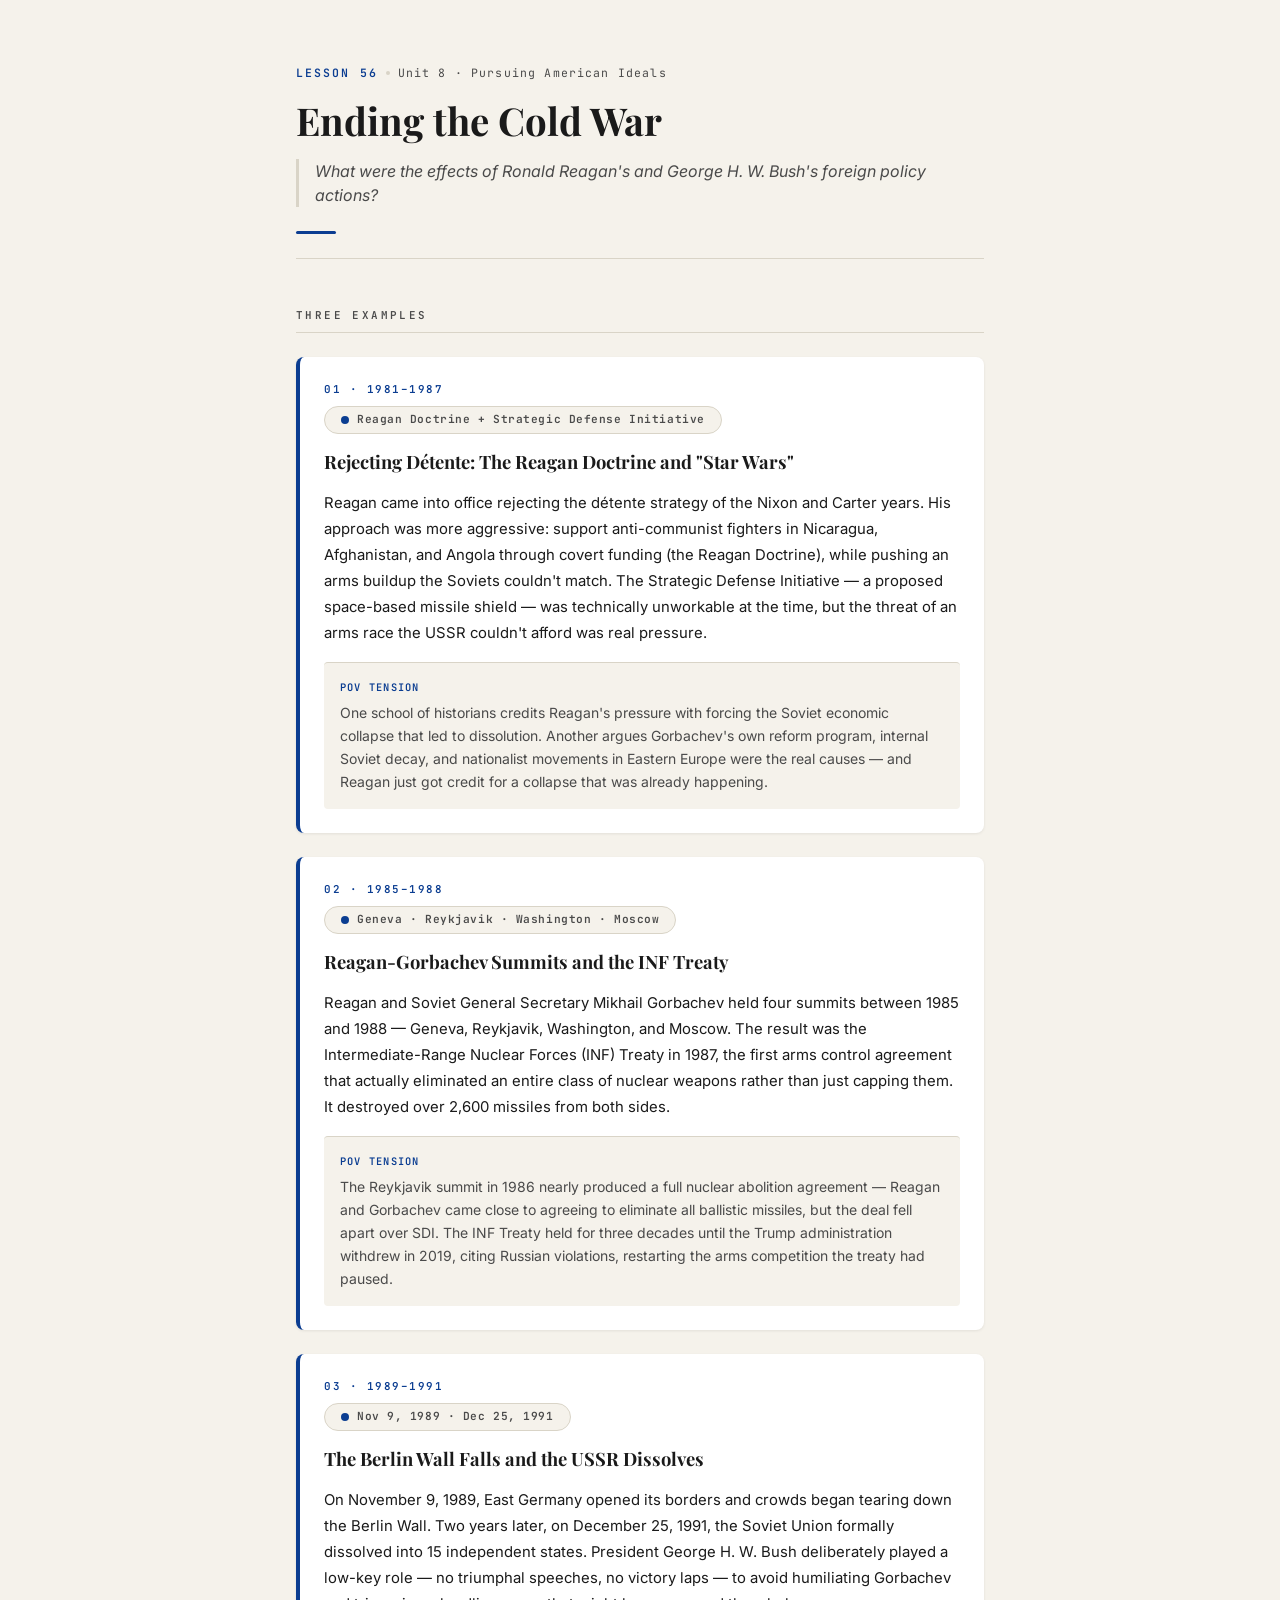
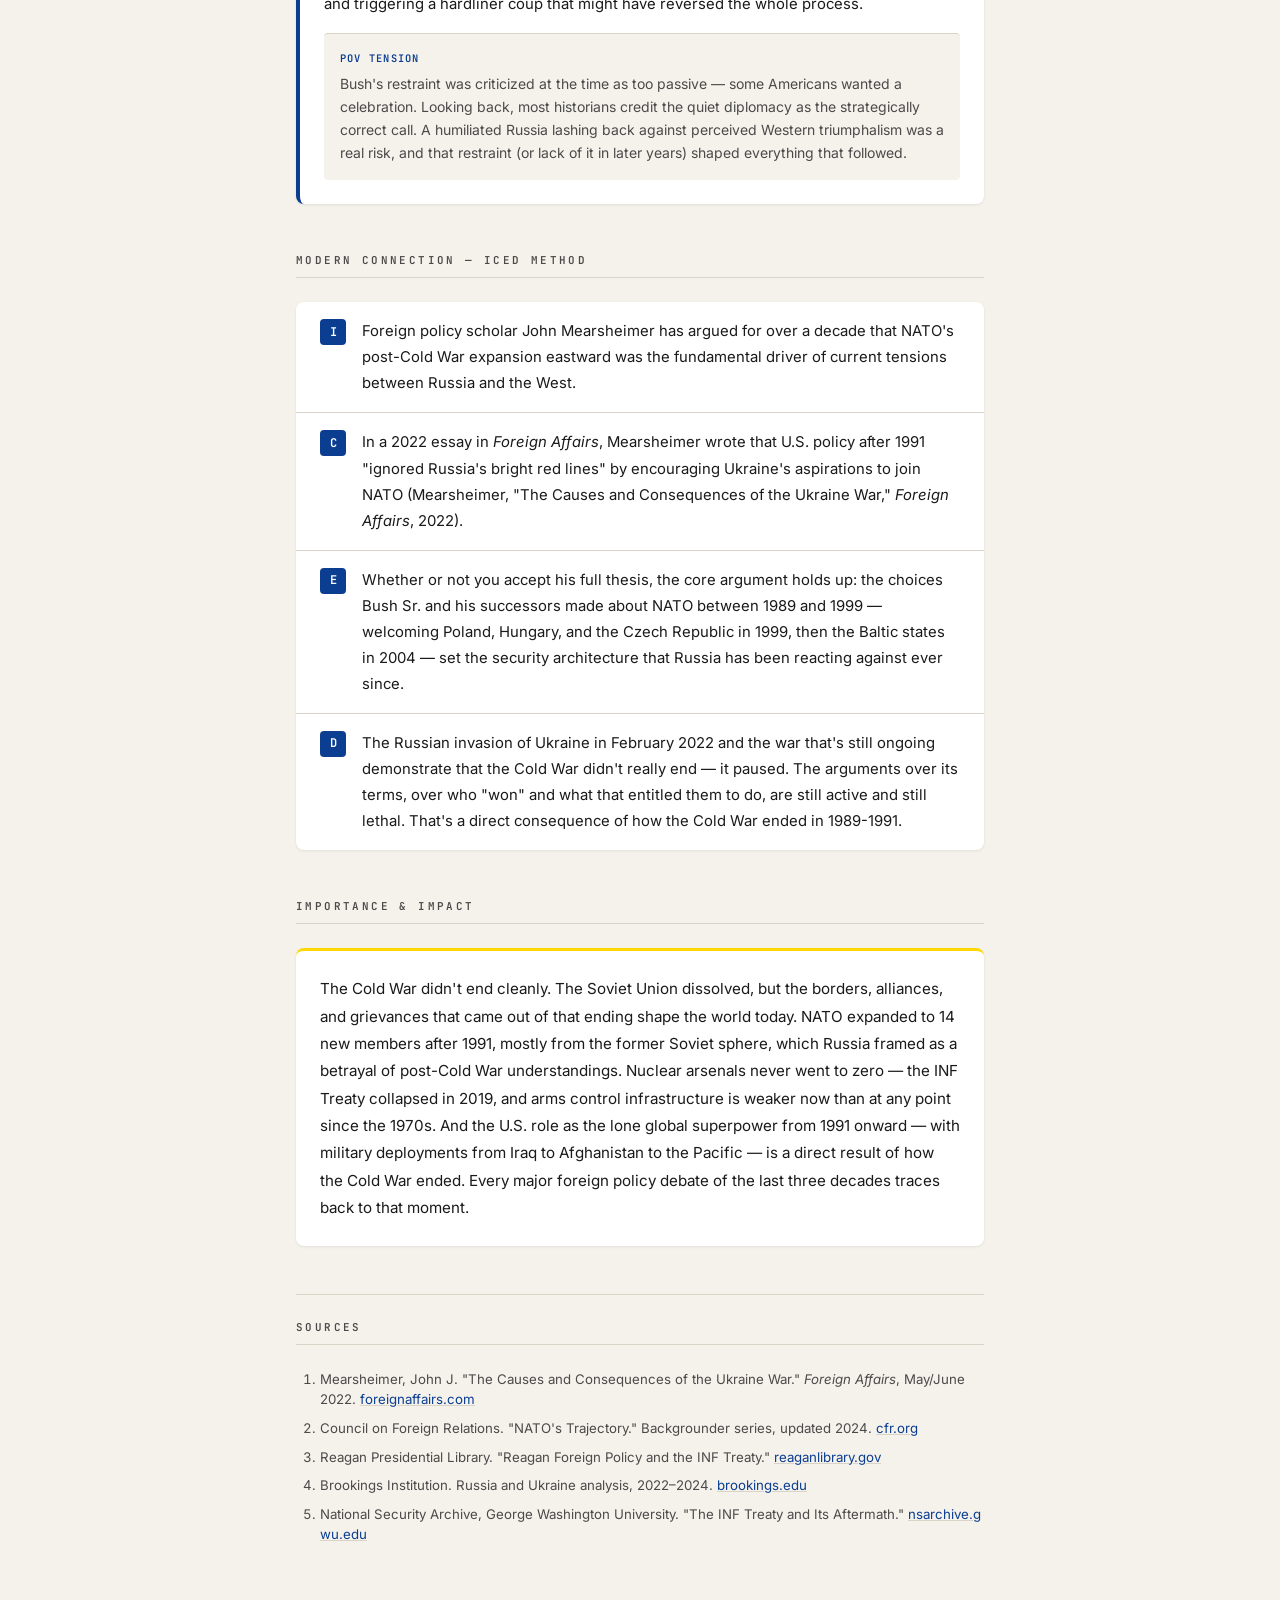
<file: widgets/lesson-56.html>
<!DOCTYPE html>
<html lang="en">
<head>
  <meta charset="UTF-8">
  <meta name="viewport" content="width=device-width, initial-scale=1.0">
  <title>Lesson 56: Ending the Cold War</title>
  <style>
    @import url('https://fonts.googleapis.com/css2?family=Playfair+Display:ital,wght@0,700;1,400&family=Inter:wght@400;500;600&family=JetBrains+Mono:wght@400;600&display=swap');

    /* === DESIGN TOKENS === */
    *, *::before, *::after { box-sizing: border-box; margin: 0; padding: 0; }

    :root {
      --bg:          #F5F2EB;
      --surface:     #FFFFFF;
      --ink:         #1A1A1A;
      --ink-muted:   #4A4A4A;
      --hairline:    #D9D4C7;
      --highlight:   #FFD700;
      --accent:      #0B3D91; /* Cold War federal blue */
      --font-serif:  'Playfair Display', Georgia, 'Times New Roman', serif;
      --font-sans:   'Inter', -apple-system, 'Segoe UI', sans-serif;
      --font-mono:   'JetBrains Mono', 'Courier New', monospace;
      --sp-xs: 4px; --sp-sm: 8px; --sp-md: 16px; --sp-lg: 24px; --sp-xl: 48px;
      --r-sm: 4px; --r-md: 8px;
      --shadow-card: 0 1px 3px rgba(0,0,0,0.08);
      --max-w: 720px;
    }

    body {
      font-family: var(--font-sans);
      background: var(--bg);
      color: var(--ink);
      max-width: var(--max-w);
      margin: 0 auto;
      padding: var(--sp-md) var(--sp-md) var(--sp-xl);
      line-height: 1.6;
      -webkit-font-smoothing: antialiased;
    }

    .widget-hero {
      padding: var(--sp-xl) 0 var(--sp-lg);
      border-bottom: 1px solid var(--hairline);
      margin-bottom: var(--sp-xl);
    }

    .hero-flag {
      display: flex;
      gap: var(--sp-sm);
      align-items: center;
      margin-bottom: var(--sp-md);
    }

    .hero-eyebrow {
      font-family: var(--font-mono);
      font-size: 0.72rem;
      font-weight: 600;
      letter-spacing: 0.18em;
      text-transform: uppercase;
      color: var(--accent);
    }

    .hero-dot {
      width: 4px;
      height: 4px;
      border-radius: 50%;
      background: var(--hairline);
    }

    .hero-unit {
      font-family: var(--font-mono);
      font-size: 0.72rem;
      letter-spacing: 0.1em;
      color: var(--ink-muted);
    }

    .hero-title {
      font-family: var(--font-serif);
      font-size: clamp(1.6rem, 4vw, 2.4rem);
      font-weight: 700;
      line-height: 1.15;
      color: var(--ink);
      margin-bottom: var(--sp-md);
    }

    .hero-question {
      font-family: var(--font-sans);
      font-size: 1rem;
      color: var(--ink-muted);
      font-style: italic;
      margin-bottom: var(--sp-lg);
      padding-left: var(--sp-md);
      border-left: 3px solid var(--hairline);
      line-height: 1.5;
    }

    .hero-accent-bar {
      width: 40px;
      height: 3px;
      background: var(--accent);
      border-radius: 2px;
    }

    .widget-section { margin-bottom: var(--sp-xl); }

    .section-label {
      font-family: var(--font-mono);
      font-size: 0.68rem;
      font-weight: 600;
      letter-spacing: 0.22em;
      text-transform: uppercase;
      color: var(--ink-muted);
      margin-bottom: var(--sp-lg);
      padding-bottom: var(--sp-sm);
      border-bottom: 1px solid var(--hairline);
      display: block;
    }

    .card {
      background: var(--surface);
      border-left: 4px solid var(--accent);
      border-radius: var(--r-md);
      box-shadow: var(--shadow-card);
      padding: var(--sp-lg);
      margin-bottom: var(--sp-lg);
    }

    .card-eyebrow {
      font-family: var(--font-mono);
      font-size: 0.68rem;
      font-weight: 600;
      letter-spacing: 0.14em;
      color: var(--accent);
      text-transform: uppercase;
      margin-bottom: var(--sp-sm);
    }

    .card-title {
      font-family: var(--font-serif);
      font-size: 1.15rem;
      font-weight: 700;
      color: var(--ink);
      margin-bottom: var(--sp-md);
      line-height: 1.3;
    }

    .card-body {
      font-size: 0.93rem;
      color: var(--ink);
      margin-bottom: var(--sp-md);
      line-height: 1.75;
    }

    .card-pov {
      font-size: 0.875rem;
      color: var(--ink-muted);
      line-height: 1.65;
      padding: var(--sp-md);
      background: var(--bg);
      border-radius: var(--r-sm);
      border-top: 1px solid var(--hairline);
      margin-top: var(--sp-md);
    }

    .pov-label {
      font-family: var(--font-mono);
      font-size: 0.65rem;
      font-weight: 600;
      letter-spacing: 0.12em;
      text-transform: uppercase;
      color: var(--accent);
      display: block;
      margin-bottom: var(--sp-xs);
    }

    /* Timeline badge — unique to L56 */
    .timeline-badge {
      display: inline-flex;
      align-items: center;
      gap: var(--sp-sm);
      background: var(--bg);
      border: 1px solid var(--hairline);
      border-radius: 20px;
      padding: var(--sp-xs) var(--sp-md);
      margin-bottom: var(--sp-md);
    }

    .timeline-badge-dot {
      width: 8px;
      height: 8px;
      border-radius: 50%;
      background: var(--accent);
      flex-shrink: 0;
    }

    .timeline-badge-text {
      font-family: var(--font-mono);
      font-size: 0.7rem;
      font-weight: 600;
      color: var(--ink-muted);
      letter-spacing: 0.05em;
    }

    .iced-block {
      background: var(--surface);
      border-radius: var(--r-md);
      box-shadow: var(--shadow-card);
      overflow: hidden;
    }

    .iced-part {
      display: flex;
      gap: var(--sp-md);
      padding: var(--sp-md) var(--sp-lg);
      border-bottom: 1px solid var(--hairline);
      align-items: flex-start;
    }

    .iced-part:last-child { border-bottom: none; }

    .iced-label {
      font-family: var(--font-mono);
      font-size: 0.75rem;
      font-weight: 600;
      color: var(--surface);
      background: var(--accent);
      min-width: 26px;
      height: 26px;
      display: flex;
      align-items: center;
      justify-content: center;
      border-radius: var(--r-sm);
      flex-shrink: 0;
      margin-top: 1px;
    }

    .iced-text {
      font-size: 0.93rem;
      line-height: 1.75;
      color: var(--ink);
    }

    .impact-block {
      background: var(--surface);
      border-radius: var(--r-md);
      box-shadow: var(--shadow-card);
      padding: var(--sp-lg);
      border-top: 3px solid var(--highlight);
    }

    .impact-block p {
      font-size: 0.95rem;
      line-height: 1.8;
      color: var(--ink);
    }

    .sources-block {
      padding-top: var(--sp-lg);
      border-top: 1px solid var(--hairline);
      margin-top: var(--sp-xl);
    }

    .sources-list {
      padding-left: var(--sp-lg);
      list-style: decimal;
    }

    .sources-list li {
      font-size: 0.83rem;
      color: var(--ink-muted);
      margin-bottom: var(--sp-sm);
      line-height: 1.55;
    }

    .sources-list a {
      color: var(--accent);
      text-decoration: underline;
      text-decoration-color: var(--hairline);
      word-break: break-all;
    }

    .sources-list a:hover { text-decoration-color: var(--accent); }

    .fade-in {
      opacity: 0;
      transform: translateY(18px);
      transition: opacity 0.4s ease, transform 0.4s ease;
    }

    .fade-in.visible {
      opacity: 1;
      transform: translateY(0);
    }
  </style>
</head>
<body>

  <header class="widget-hero">
    <div class="hero-flag">
      <span class="hero-eyebrow">Lesson 56</span>
      <span class="hero-dot" aria-hidden="true"></span>
      <span class="hero-unit">Unit 8 · Pursuing American Ideals</span>
    </div>
    <h1 class="hero-title">Ending the Cold War</h1>
    <p class="hero-question">What were the effects of Ronald Reagan's and George H. W. Bush's foreign policy actions?</p>
    <div class="hero-accent-bar" aria-hidden="true"></div>
  </header>

  <main>

    <!-- ── THREE EXAMPLES ─────────────────────────────────── -->
    <section class="widget-section" aria-label="Historical Examples">
      <span class="section-label">Three Examples</span>

      <article class="card fade-in" aria-label="Example 1: Reagan Doctrine and SDI">
        <div class="card-eyebrow">01 · 1981–1987</div>
        <div class="timeline-badge">
          <span class="timeline-badge-dot" aria-hidden="true"></span>
          <span class="timeline-badge-text">Reagan Doctrine + Strategic Defense Initiative</span>
        </div>
        <h2 class="card-title">Rejecting Détente: The Reagan Doctrine and "Star Wars"</h2>
        <p class="card-body">Reagan came into office rejecting the détente strategy of the Nixon and Carter years. His approach was more aggressive: support anti-communist fighters in Nicaragua, Afghanistan, and Angola through covert funding (the Reagan Doctrine), while pushing an arms buildup the Soviets couldn't match. The Strategic Defense Initiative — a proposed space-based missile shield — was technically unworkable at the time, but the threat of an arms race the USSR couldn't afford was real pressure.</p>
        <div class="card-pov">
          <span class="pov-label">POV Tension</span>
          One school of historians credits Reagan's pressure with forcing the Soviet economic collapse that led to dissolution. Another argues Gorbachev's own reform program, internal Soviet decay, and nationalist movements in Eastern Europe were the real causes — and Reagan just got credit for a collapse that was already happening.
        </div>
      </article>

      <article class="card fade-in" aria-label="Example 2: INF Treaty">
        <div class="card-eyebrow">02 · 1985–1988</div>
        <div class="timeline-badge">
          <span class="timeline-badge-dot" aria-hidden="true"></span>
          <span class="timeline-badge-text">Geneva · Reykjavik · Washington · Moscow</span>
        </div>
        <h2 class="card-title">Reagan-Gorbachev Summits and the INF Treaty</h2>
        <p class="card-body">Reagan and Soviet General Secretary Mikhail Gorbachev held four summits between 1985 and 1988 — Geneva, Reykjavik, Washington, and Moscow. The result was the Intermediate-Range Nuclear Forces (INF) Treaty in 1987, the first arms control agreement that actually eliminated an entire class of nuclear weapons rather than just capping them. It destroyed over 2,600 missiles from both sides.</p>
        <div class="card-pov">
          <span class="pov-label">POV Tension</span>
          The Reykjavik summit in 1986 nearly produced a full nuclear abolition agreement — Reagan and Gorbachev came close to agreeing to eliminate all ballistic missiles, but the deal fell apart over SDI. The INF Treaty held for three decades until the Trump administration withdrew in 2019, citing Russian violations, restarting the arms competition the treaty had paused.
        </div>
      </article>

      <article class="card fade-in" aria-label="Example 3: Berlin Wall and Soviet Collapse">
        <div class="card-eyebrow">03 · 1989–1991</div>
        <div class="timeline-badge">
          <span class="timeline-badge-dot" aria-hidden="true"></span>
          <span class="timeline-badge-text">Nov 9, 1989 · Dec 25, 1991</span>
        </div>
        <h2 class="card-title">The Berlin Wall Falls and the USSR Dissolves</h2>
        <p class="card-body">On November 9, 1989, East Germany opened its borders and crowds began tearing down the Berlin Wall. Two years later, on December 25, 1991, the Soviet Union formally dissolved into 15 independent states. President George H. W. Bush deliberately played a low-key role — no triumphal speeches, no victory laps — to avoid humiliating Gorbachev and triggering a hardliner coup that might have reversed the whole process.</p>
        <div class="card-pov">
          <span class="pov-label">POV Tension</span>
          Bush's restraint was criticized at the time as too passive — some Americans wanted a celebration. Looking back, most historians credit the quiet diplomacy as the strategically correct call. A humiliated Russia lashing back against perceived Western triumphalism was a real risk, and that restraint (or lack of it in later years) shaped everything that followed.
        </div>
      </article>
    </section>

    <!-- ── MODERN CONNECTION (ICED) ───────────────────────── -->
    <section class="widget-section" aria-label="Modern Connection">
      <span class="section-label">Modern Connection — ICED Method</span>

      <div class="iced-block fade-in">
        <div class="iced-part">
          <span class="iced-label" aria-label="Introduce">I</span>
          <p class="iced-text">Foreign policy scholar John Mearsheimer has argued for over a decade that NATO's post-Cold War expansion eastward was the fundamental driver of current tensions between Russia and the West.</p>
        </div>
        <div class="iced-part">
          <span class="iced-label" aria-label="Cite">C</span>
          <p class="iced-text">In a 2022 essay in <em>Foreign Affairs</em>, Mearsheimer wrote that U.S. policy after 1991 "ignored Russia's bright red lines" by encouraging Ukraine's aspirations to join NATO (Mearsheimer, "The Causes and Consequences of the Ukraine War," <em>Foreign Affairs</em>, 2022).</p>
        </div>
        <div class="iced-part">
          <span class="iced-label" aria-label="Explain">E</span>
          <p class="iced-text">Whether or not you accept his full thesis, the core argument holds up: the choices Bush Sr. and his successors made about NATO between 1989 and 1999 — welcoming Poland, Hungary, and the Czech Republic in 1999, then the Baltic states in 2004 — set the security architecture that Russia has been reacting against ever since.</p>
        </div>
        <div class="iced-part">
          <span class="iced-label" aria-label="Discuss">D</span>
          <p class="iced-text">The Russian invasion of Ukraine in February 2022 and the war that's still ongoing demonstrate that the Cold War didn't really end — it paused. The arguments over its terms, over who "won" and what that entitled them to do, are still active and still lethal. That's a direct consequence of how the Cold War ended in 1989-1991.</p>
        </div>
      </div>
    </section>

    <!-- ── IMPORTANCE & IMPACT ────────────────────────────── -->
    <section class="widget-section" aria-label="Importance and Impact">
      <span class="section-label">Importance &amp; Impact</span>

      <div class="impact-block fade-in">
        <p>The Cold War didn't end cleanly. The Soviet Union dissolved, but the borders, alliances, and grievances that came out of that ending shape the world today. NATO expanded to 14 new members after 1991, mostly from the former Soviet sphere, which Russia framed as a betrayal of post-Cold War understandings. Nuclear arsenals never went to zero — the INF Treaty collapsed in 2019, and arms control infrastructure is weaker now than at any point since the 1970s. And the U.S. role as the lone global superpower from 1991 onward — with military deployments from Iraq to Afghanistan to the Pacific — is a direct result of how the Cold War ended. Every major foreign policy debate of the last three decades traces back to that moment.</p>
      </div>
    </section>

    <!-- ── SOURCES ─────────────────────────────────────────── -->
    <footer class="sources-block">
      <span class="section-label">Sources</span>
      <ol class="sources-list">
        <li>Mearsheimer, John J. "The Causes and Consequences of the Ukraine War." <em>Foreign Affairs</em>, May/June 2022. <a href="https://www.foreignaffairs.com/articles/russia-fsu/2022-04-12/causes-and-consequences-ukraine-war" target="_blank" rel="noopener noreferrer">foreignaffairs.com</a></li>
        <li>Council on Foreign Relations. "NATO's Trajectory." Backgrounder series, updated 2024. <a href="https://www.cfr.org/backgrounder/north-atlantic-treaty-organization-nato" target="_blank" rel="noopener noreferrer">cfr.org</a></li>
        <li>Reagan Presidential Library. "Reagan Foreign Policy and the INF Treaty." <a href="https://www.reaganlibrary.gov/reagans/reagan-administration/reagan-foreign-policy" target="_blank" rel="noopener noreferrer">reaganlibrary.gov</a></li>
        <li>Brookings Institution. Russia and Ukraine analysis, 2022–2024. <a href="https://www.brookings.edu/topic/russia/" target="_blank" rel="noopener noreferrer">brookings.edu</a></li>
        <li>National Security Archive, George Washington University. "The INF Treaty and Its Aftermath." <a href="https://nsarchive.gwu.edu" target="_blank" rel="noopener noreferrer">nsarchive.gwu.edu</a></li>
      </ol>
    </footer>

  </main>

  <script>
    const io = new IntersectionObserver(entries => {
      entries.forEach(e => {
        if (e.isIntersecting) {
          e.target.classList.add('visible');
          io.unobserve(e.target);
        }
      });
    }, { threshold: 0.1 });

    document.querySelectorAll('.fade-in').forEach(el => io.observe(el));

    setTimeout(() => {
      document.querySelectorAll('.fade-in:not(.visible)')
        .forEach(el => el.classList.add('visible'));
    }, 300);
  </script>

</body>
</html>
</file>
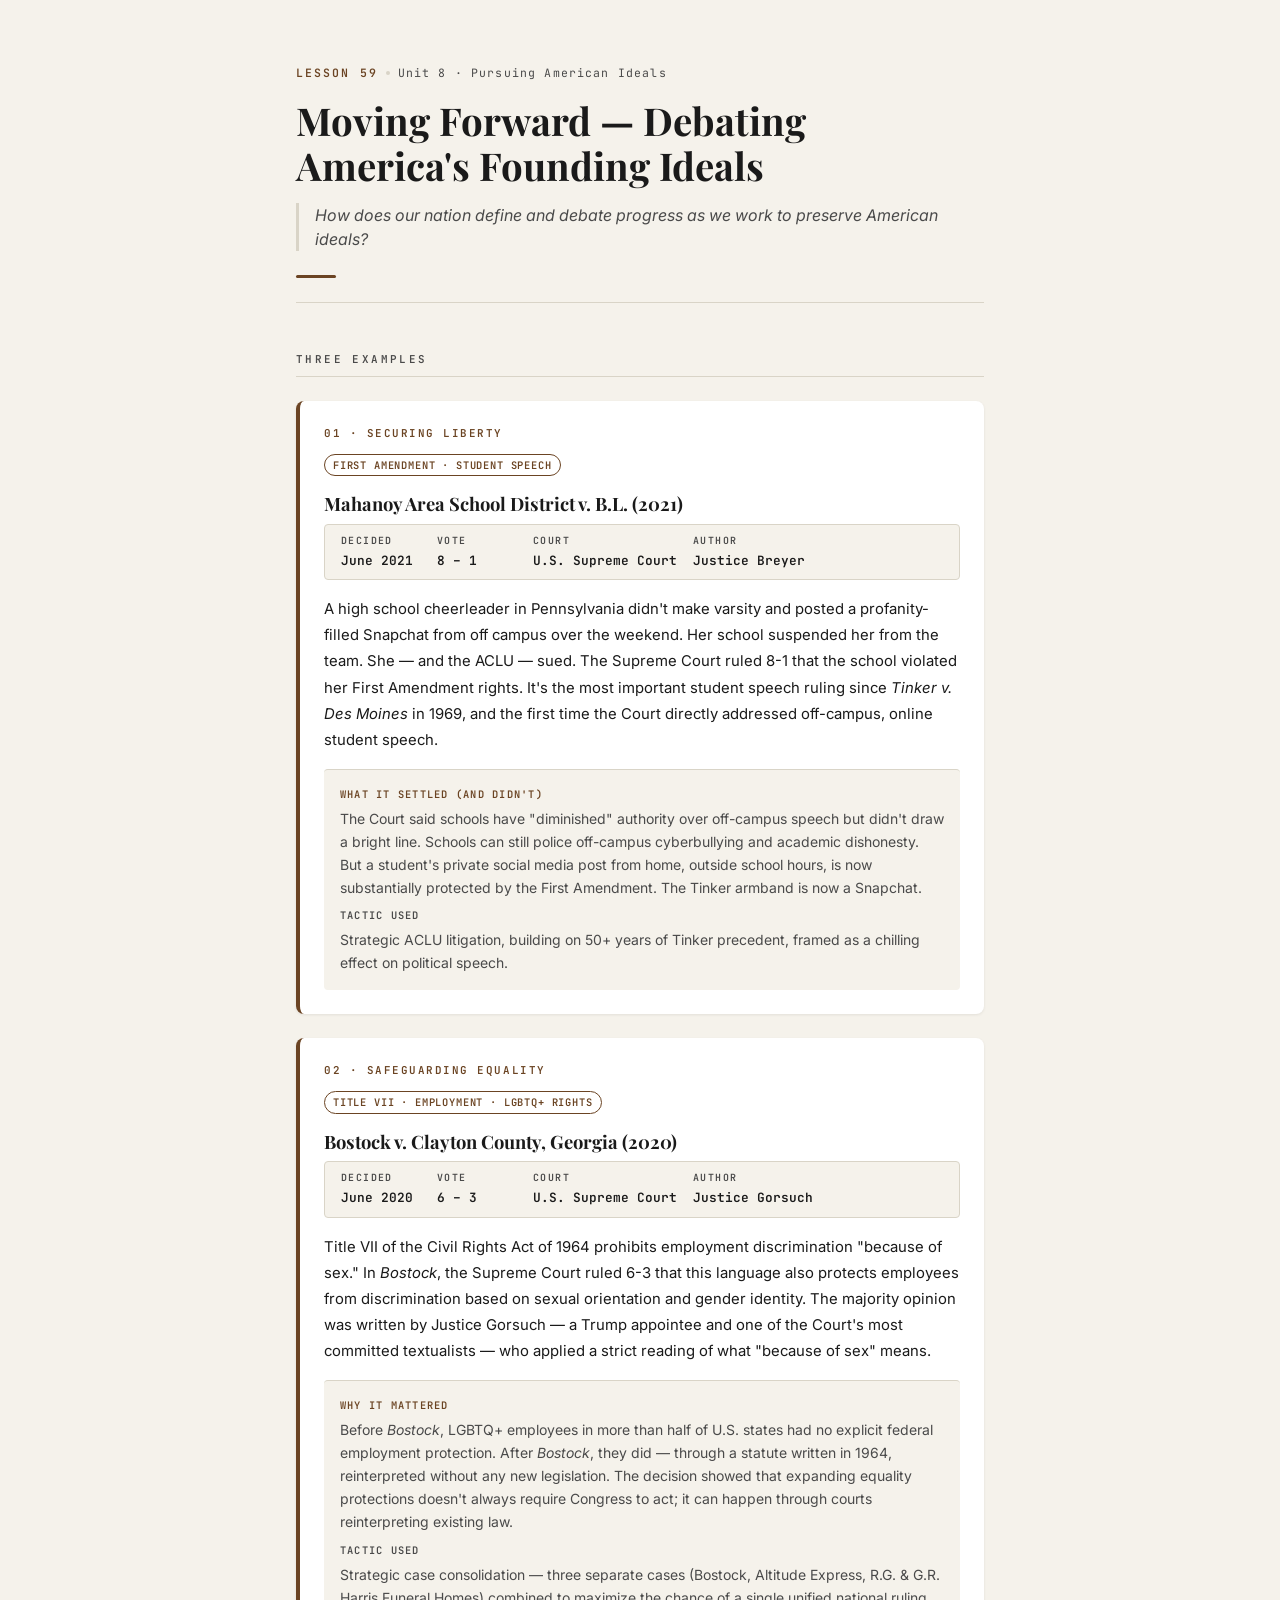
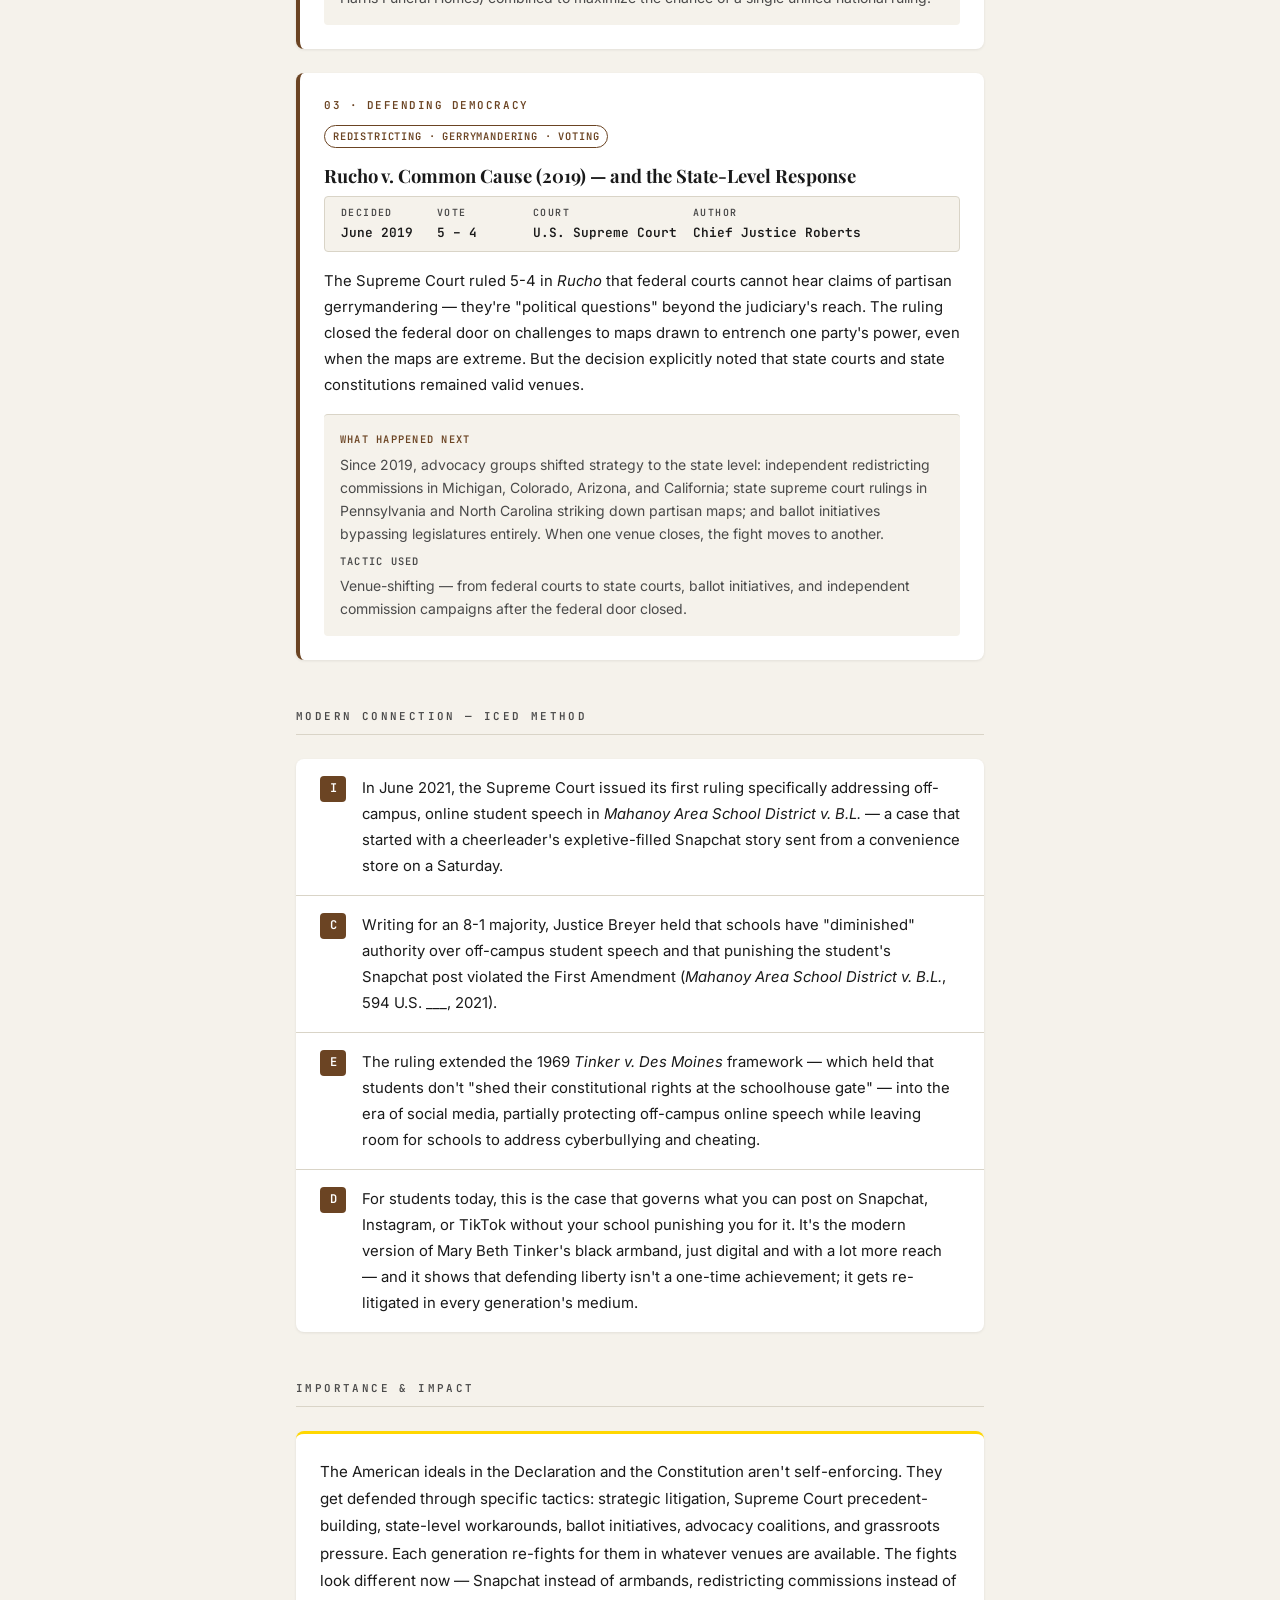
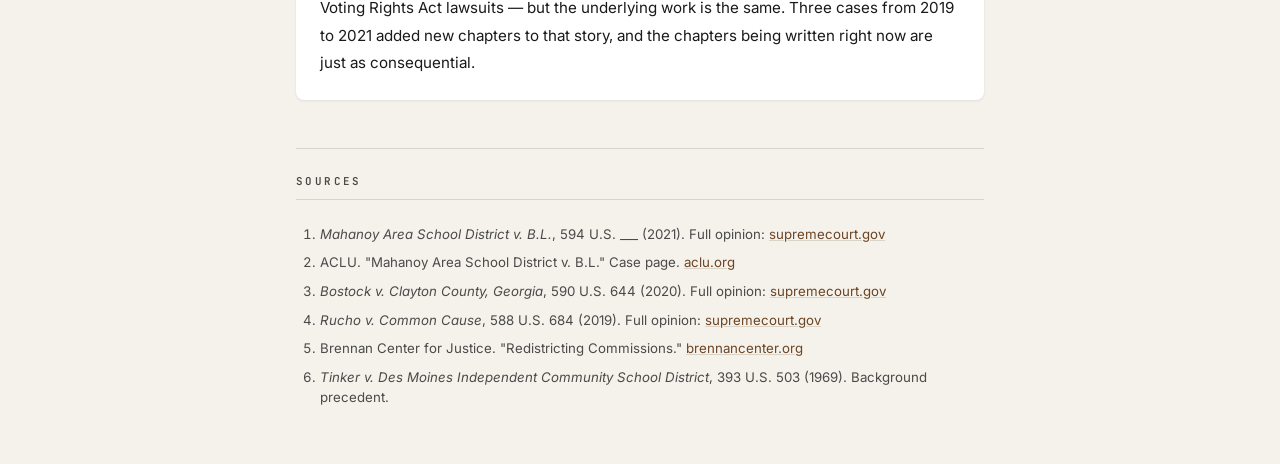
<file: widgets/lesson-59.html>
<!DOCTYPE html>
<html lang="en">
<head>
  <meta charset="UTF-8">
  <meta name="viewport" content="width=device-width, initial-scale=1.0">
  <title>Lesson 59: Moving Forward — Debating America's Founding Ideals</title>
  <style>
    @import url('https://fonts.googleapis.com/css2?family=Playfair+Display:ital,wght@0,700;1,400&family=Inter:wght@400;500;600&family=JetBrains+Mono:wght@400;600&display=swap');

    /* === DESIGN TOKENS === */
    *, *::before, *::after { box-sizing: border-box; margin: 0; padding: 0; }

    :root {
      --bg:          #F5F2EB;
      --surface:     #FFFFFF;
      --ink:         #1A1A1A;
      --ink-muted:   #4A4A4A;
      --hairline:    #D9D4C7;
      --highlight:   #FFD700;
      --accent:      #6B4423; /* bronze — Ideals */
      --font-serif:  'Playfair Display', Georgia, 'Times New Roman', serif;
      --font-sans:   'Inter', -apple-system, 'Segoe UI', sans-serif;
      --font-mono:   'JetBrains Mono', 'Courier New', monospace;
      --sp-xs: 4px; --sp-sm: 8px; --sp-md: 16px; --sp-lg: 24px; --sp-xl: 48px;
      --r-sm: 4px; --r-md: 8px;
      --shadow-card: 0 1px 3px rgba(0,0,0,0.08);
      --max-w: 720px;
    }

    body {
      font-family: var(--font-sans);
      background: var(--bg);
      color: var(--ink);
      max-width: var(--max-w);
      margin: 0 auto;
      padding: var(--sp-md) var(--sp-md) var(--sp-xl);
      line-height: 1.6;
      -webkit-font-smoothing: antialiased;
    }

    .widget-hero {
      padding: var(--sp-xl) 0 var(--sp-lg);
      border-bottom: 1px solid var(--hairline);
      margin-bottom: var(--sp-xl);
    }

    .hero-flag {
      display: flex;
      gap: var(--sp-sm);
      align-items: center;
      margin-bottom: var(--sp-md);
    }

    .hero-eyebrow {
      font-family: var(--font-mono);
      font-size: 0.72rem;
      font-weight: 600;
      letter-spacing: 0.18em;
      text-transform: uppercase;
      color: var(--accent);
    }

    .hero-dot {
      width: 4px;
      height: 4px;
      border-radius: 50%;
      background: var(--hairline);
    }

    .hero-unit {
      font-family: var(--font-mono);
      font-size: 0.72rem;
      letter-spacing: 0.1em;
      color: var(--ink-muted);
    }

    .hero-title {
      font-family: var(--font-serif);
      font-size: clamp(1.6rem, 4vw, 2.4rem);
      font-weight: 700;
      line-height: 1.15;
      color: var(--ink);
      margin-bottom: var(--sp-md);
    }

    .hero-question {
      font-family: var(--font-sans);
      font-size: 1rem;
      color: var(--ink-muted);
      font-style: italic;
      margin-bottom: var(--sp-lg);
      padding-left: var(--sp-md);
      border-left: 3px solid var(--hairline);
      line-height: 1.5;
    }

    .hero-accent-bar {
      width: 40px;
      height: 3px;
      background: var(--accent);
      border-radius: 2px;
    }

    .widget-section { margin-bottom: var(--sp-xl); }

    .section-label {
      font-family: var(--font-mono);
      font-size: 0.68rem;
      font-weight: 600;
      letter-spacing: 0.22em;
      text-transform: uppercase;
      color: var(--ink-muted);
      margin-bottom: var(--sp-lg);
      padding-bottom: var(--sp-sm);
      border-bottom: 1px solid var(--hairline);
      display: block;
    }

    .card {
      background: var(--surface);
      border-left: 4px solid var(--accent);
      border-radius: var(--r-md);
      box-shadow: var(--shadow-card);
      padding: var(--sp-lg);
      margin-bottom: var(--sp-lg);
    }

    .card-eyebrow {
      font-family: var(--font-mono);
      font-size: 0.68rem;
      font-weight: 600;
      letter-spacing: 0.14em;
      color: var(--accent);
      text-transform: uppercase;
      margin-bottom: var(--sp-sm);
    }

    .card-title {
      font-family: var(--font-serif);
      font-size: 1.15rem;
      font-weight: 700;
      color: var(--ink);
      margin-bottom: var(--sp-sm);
      line-height: 1.3;
    }

    /* Case snapshot — unique to L59 */
    .case-snapshot {
      display: flex;
      flex-wrap: wrap;
      gap: var(--sp-md);
      margin-bottom: var(--sp-md);
      padding: var(--sp-sm) var(--sp-md);
      background: var(--bg);
      border-radius: var(--r-sm);
      border: 1px solid var(--hairline);
    }

    .case-snapshot dt {
      font-family: var(--font-mono);
      font-size: 0.62rem;
      font-weight: 600;
      letter-spacing: 0.14em;
      text-transform: uppercase;
      color: var(--ink-muted);
      margin-bottom: 2px;
    }

    .case-snapshot dd {
      font-family: var(--font-mono);
      font-size: 0.8rem;
      font-weight: 600;
      color: var(--ink);
      margin: 0;
    }

    .case-snapshot .snap-item {
      display: flex;
      flex-direction: column;
      min-width: 80px;
    }

    .ideal-tag {
      display: inline-flex;
      align-items: center;
      gap: var(--sp-xs);
      padding: 2px var(--sp-sm);
      border: 1px solid var(--accent);
      border-radius: 12px;
      font-family: var(--font-mono);
      font-size: 0.65rem;
      font-weight: 600;
      letter-spacing: 0.08em;
      text-transform: uppercase;
      color: var(--accent);
      margin-bottom: var(--sp-md);
    }

    .card-body {
      font-size: 0.93rem;
      color: var(--ink);
      margin-bottom: var(--sp-md);
      line-height: 1.75;
    }

    .card-pov {
      font-size: 0.875rem;
      color: var(--ink-muted);
      line-height: 1.65;
      padding: var(--sp-md);
      background: var(--bg);
      border-radius: var(--r-sm);
      border-top: 1px solid var(--hairline);
      margin-top: var(--sp-md);
    }

    .pov-label {
      font-family: var(--font-mono);
      font-size: 0.65rem;
      font-weight: 600;
      letter-spacing: 0.12em;
      text-transform: uppercase;
      color: var(--accent);
      display: block;
      margin-bottom: var(--sp-xs);
    }

    .tactic-label {
      font-family: var(--font-mono);
      font-size: 0.65rem;
      font-weight: 600;
      letter-spacing: 0.12em;
      text-transform: uppercase;
      color: var(--ink-muted);
      display: block;
      margin-bottom: var(--sp-xs);
      margin-top: var(--sp-sm);
    }

    .iced-block {
      background: var(--surface);
      border-radius: var(--r-md);
      box-shadow: var(--shadow-card);
      overflow: hidden;
    }

    .iced-part {
      display: flex;
      gap: var(--sp-md);
      padding: var(--sp-md) var(--sp-lg);
      border-bottom: 1px solid var(--hairline);
      align-items: flex-start;
    }

    .iced-part:last-child { border-bottom: none; }

    .iced-label {
      font-family: var(--font-mono);
      font-size: 0.75rem;
      font-weight: 600;
      color: var(--surface);
      background: var(--accent);
      min-width: 26px;
      height: 26px;
      display: flex;
      align-items: center;
      justify-content: center;
      border-radius: var(--r-sm);
      flex-shrink: 0;
      margin-top: 1px;
    }

    .iced-text {
      font-size: 0.93rem;
      line-height: 1.75;
      color: var(--ink);
    }

    .impact-block {
      background: var(--surface);
      border-radius: var(--r-md);
      box-shadow: var(--shadow-card);
      padding: var(--sp-lg);
      border-top: 3px solid var(--highlight);
    }

    .impact-block p {
      font-size: 0.95rem;
      line-height: 1.8;
      color: var(--ink);
    }

    .sources-block {
      padding-top: var(--sp-lg);
      border-top: 1px solid var(--hairline);
      margin-top: var(--sp-xl);
    }

    .sources-list {
      padding-left: var(--sp-lg);
      list-style: decimal;
    }

    .sources-list li {
      font-size: 0.83rem;
      color: var(--ink-muted);
      margin-bottom: var(--sp-sm);
      line-height: 1.55;
    }

    .sources-list a {
      color: var(--accent);
      text-decoration: underline;
      text-decoration-color: var(--hairline);
      word-break: break-all;
    }

    .sources-list a:hover { text-decoration-color: var(--accent); }

    .fade-in {
      opacity: 0;
      transform: translateY(18px);
      transition: opacity 0.4s ease, transform 0.4s ease;
    }

    .fade-in.visible {
      opacity: 1;
      transform: translateY(0);
    }
  </style>
</head>
<body>

  <header class="widget-hero">
    <div class="hero-flag">
      <span class="hero-eyebrow">Lesson 59</span>
      <span class="hero-dot" aria-hidden="true"></span>
      <span class="hero-unit">Unit 8 · Pursuing American Ideals</span>
    </div>
    <h1 class="hero-title">Moving Forward — Debating America's Founding Ideals</h1>
    <p class="hero-question">How does our nation define and debate progress as we work to preserve American ideals?</p>
    <div class="hero-accent-bar" aria-hidden="true"></div>
  </header>

  <main>

    <!-- ── THREE EXAMPLES ─────────────────────────────────── -->
    <section class="widget-section" aria-label="Historical Examples">
      <span class="section-label">Three Examples</span>

      <article class="card fade-in" aria-label="Example 1: Mahanoy v BL">
        <div class="card-eyebrow">01 · Securing Liberty</div>
        <span class="ideal-tag">First Amendment · Student Speech</span>
        <h2 class="card-title">Mahanoy Area School District v. B.L. (2021)</h2>

        <dl class="case-snapshot" aria-label="Case snapshot">
          <div class="snap-item">
            <dt>Decided</dt>
            <dd>June 2021</dd>
          </div>
          <div class="snap-item">
            <dt>Vote</dt>
            <dd>8 – 1</dd>
          </div>
          <div class="snap-item">
            <dt>Court</dt>
            <dd>U.S. Supreme Court</dd>
          </div>
          <div class="snap-item">
            <dt>Author</dt>
            <dd>Justice Breyer</dd>
          </div>
        </dl>

        <p class="card-body">A high school cheerleader in Pennsylvania didn't make varsity and posted a profanity-filled Snapchat from off campus over the weekend. Her school suspended her from the team. She — and the ACLU — sued. The Supreme Court ruled 8-1 that the school violated her First Amendment rights. It's the most important student speech ruling since <em>Tinker v. Des Moines</em> in 1969, and the first time the Court directly addressed off-campus, online student speech.</p>

        <div class="card-pov">
          <span class="pov-label">What It Settled (and Didn't)</span>
          The Court said schools have "diminished" authority over off-campus speech but didn't draw a bright line. Schools can still police off-campus cyberbullying and academic dishonesty. But a student's private social media post from home, outside school hours, is now substantially protected by the First Amendment. The Tinker armband is now a Snapchat.
          <span class="tactic-label">Tactic Used</span>
          Strategic ACLU litigation, building on 50+ years of Tinker precedent, framed as a chilling effect on political speech.
        </div>
      </article>

      <article class="card fade-in" aria-label="Example 2: Bostock v Clayton County">
        <div class="card-eyebrow">02 · Safeguarding Equality</div>
        <span class="ideal-tag">Title VII · Employment · LGBTQ+ Rights</span>
        <h2 class="card-title">Bostock v. Clayton County, Georgia (2020)</h2>

        <dl class="case-snapshot" aria-label="Case snapshot">
          <div class="snap-item">
            <dt>Decided</dt>
            <dd>June 2020</dd>
          </div>
          <div class="snap-item">
            <dt>Vote</dt>
            <dd>6 – 3</dd>
          </div>
          <div class="snap-item">
            <dt>Court</dt>
            <dd>U.S. Supreme Court</dd>
          </div>
          <div class="snap-item">
            <dt>Author</dt>
            <dd>Justice Gorsuch</dd>
          </div>
        </dl>

        <p class="card-body">Title VII of the Civil Rights Act of 1964 prohibits employment discrimination "because of sex." In <em>Bostock</em>, the Supreme Court ruled 6-3 that this language also protects employees from discrimination based on sexual orientation and gender identity. The majority opinion was written by Justice Gorsuch — a Trump appointee and one of the Court's most committed textualists — who applied a strict reading of what "because of sex" means.</p>

        <div class="card-pov">
          <span class="pov-label">Why It Mattered</span>
          Before <em>Bostock</em>, LGBTQ+ employees in more than half of U.S. states had no explicit federal employment protection. After <em>Bostock</em>, they did — through a statute written in 1964, reinterpreted without any new legislation. The decision showed that expanding equality protections doesn't always require Congress to act; it can happen through courts reinterpreting existing law.
          <span class="tactic-label">Tactic Used</span>
          Strategic case consolidation — three separate cases (Bostock, Altitude Express, R.G. &amp; G.R. Harris Funeral Homes) combined to maximize the chance of a single unified national ruling.
        </div>
      </article>

      <article class="card fade-in" aria-label="Example 3: Rucho v Common Cause">
        <div class="card-eyebrow">03 · Defending Democracy</div>
        <span class="ideal-tag">Redistricting · Gerrymandering · Voting</span>
        <h2 class="card-title">Rucho v. Common Cause (2019) — and the State-Level Response</h2>

        <dl class="case-snapshot" aria-label="Case snapshot">
          <div class="snap-item">
            <dt>Decided</dt>
            <dd>June 2019</dd>
          </div>
          <div class="snap-item">
            <dt>Vote</dt>
            <dd>5 – 4</dd>
          </div>
          <div class="snap-item">
            <dt>Court</dt>
            <dd>U.S. Supreme Court</dd>
          </div>
          <div class="snap-item">
            <dt>Author</dt>
            <dd>Chief Justice Roberts</dd>
          </div>
        </dl>

        <p class="card-body">The Supreme Court ruled 5-4 in <em>Rucho</em> that federal courts cannot hear claims of partisan gerrymandering — they're "political questions" beyond the judiciary's reach. The ruling closed the federal door on challenges to maps drawn to entrench one party's power, even when the maps are extreme. But the decision explicitly noted that state courts and state constitutions remained valid venues.</p>

        <div class="card-pov">
          <span class="pov-label">What Happened Next</span>
          Since 2019, advocacy groups shifted strategy to the state level: independent redistricting commissions in Michigan, Colorado, Arizona, and California; state supreme court rulings in Pennsylvania and North Carolina striking down partisan maps; and ballot initiatives bypassing legislatures entirely. When one venue closes, the fight moves to another.
          <span class="tactic-label">Tactic Used</span>
          Venue-shifting — from federal courts to state courts, ballot initiatives, and independent commission campaigns after the federal door closed.
        </div>
      </article>
    </section>

    <!-- ── MODERN CONNECTION (ICED) ───────────────────────── -->
    <section class="widget-section" aria-label="Modern Connection">
      <span class="section-label">Modern Connection — ICED Method</span>

      <div class="iced-block fade-in">
        <div class="iced-part">
          <span class="iced-label" aria-label="Introduce">I</span>
          <p class="iced-text">In June 2021, the Supreme Court issued its first ruling specifically addressing off-campus, online student speech in <em>Mahanoy Area School District v. B.L.</em> — a case that started with a cheerleader's expletive-filled Snapchat story sent from a convenience store on a Saturday.</p>
        </div>
        <div class="iced-part">
          <span class="iced-label" aria-label="Cite">C</span>
          <p class="iced-text">Writing for an 8-1 majority, Justice Breyer held that schools have "diminished" authority over off-campus student speech and that punishing the student's Snapchat post violated the First Amendment (<em>Mahanoy Area School District v. B.L.</em>, 594 U.S. ___, 2021).</p>
        </div>
        <div class="iced-part">
          <span class="iced-label" aria-label="Explain">E</span>
          <p class="iced-text">The ruling extended the 1969 <em>Tinker v. Des Moines</em> framework — which held that students don't "shed their constitutional rights at the schoolhouse gate" — into the era of social media, partially protecting off-campus online speech while leaving room for schools to address cyberbullying and cheating.</p>
        </div>
        <div class="iced-part">
          <span class="iced-label" aria-label="Discuss">D</span>
          <p class="iced-text">For students today, this is the case that governs what you can post on Snapchat, Instagram, or TikTok without your school punishing you for it. It's the modern version of Mary Beth Tinker's black armband, just digital and with a lot more reach — and it shows that defending liberty isn't a one-time achievement; it gets re-litigated in every generation's medium.</p>
        </div>
      </div>
    </section>

    <!-- ── IMPORTANCE & IMPACT ────────────────────────────── -->
    <section class="widget-section" aria-label="Importance and Impact">
      <span class="section-label">Importance &amp; Impact</span>

      <div class="impact-block fade-in">
        <p>The American ideals in the Declaration and the Constitution aren't self-enforcing. They get defended through specific tactics: strategic litigation, Supreme Court precedent-building, state-level workarounds, ballot initiatives, advocacy coalitions, and grassroots pressure. Each generation re-fights for them in whatever venues are available. The fights look different now — Snapchat instead of armbands, redistricting commissions instead of Voting Rights Act lawsuits — but the underlying work is the same. Three cases from 2019 to 2021 added new chapters to that story, and the chapters being written right now are just as consequential.</p>
      </div>
    </section>

    <!-- ── SOURCES ─────────────────────────────────────────── -->
    <footer class="sources-block">
      <span class="section-label">Sources</span>
      <ol class="sources-list">
        <li><em>Mahanoy Area School District v. B.L.</em>, 594 U.S. ___ (2021). Full opinion: <a href="https://www.supremecourt.gov/opinions/20pdf/20-255_g3bi.pdf" target="_blank" rel="noopener noreferrer">supremecourt.gov</a></li>
        <li>ACLU. "Mahanoy Area School District v. B.L." Case page. <a href="https://www.aclu.org/cases/mahanoy-area-school-district-v-bl" target="_blank" rel="noopener noreferrer">aclu.org</a></li>
        <li><em>Bostock v. Clayton County, Georgia</em>, 590 U.S. 644 (2020). Full opinion: <a href="https://www.supremecourt.gov/opinions/19pdf/17-1618_hfci.pdf" target="_blank" rel="noopener noreferrer">supremecourt.gov</a></li>
        <li><em>Rucho v. Common Cause</em>, 588 U.S. 684 (2019). Full opinion: <a href="https://www.supremecourt.gov/opinions/18pdf/18-422_9ol1.pdf" target="_blank" rel="noopener noreferrer">supremecourt.gov</a></li>
        <li>Brennan Center for Justice. "Redistricting Commissions." <a href="https://www.brennancenter.org/our-work/research-reports/redistricting-commissions" target="_blank" rel="noopener noreferrer">brennancenter.org</a></li>
        <li><em>Tinker v. Des Moines Independent Community School District</em>, 393 U.S. 503 (1969). Background precedent.</li>
      </ol>
    </footer>

  </main>

  <script>
    const io = new IntersectionObserver(entries => {
      entries.forEach(e => {
        if (e.isIntersecting) {
          e.target.classList.add('visible');
          io.unobserve(e.target);
        }
      });
    }, { threshold: 0.1 });

    document.querySelectorAll('.fade-in').forEach(el => io.observe(el));

    setTimeout(() => {
      document.querySelectorAll('.fade-in:not(.visible)')
        .forEach(el => el.classList.add('visible'));
    }, 300);
  </script>

</body>
</html>
</file>
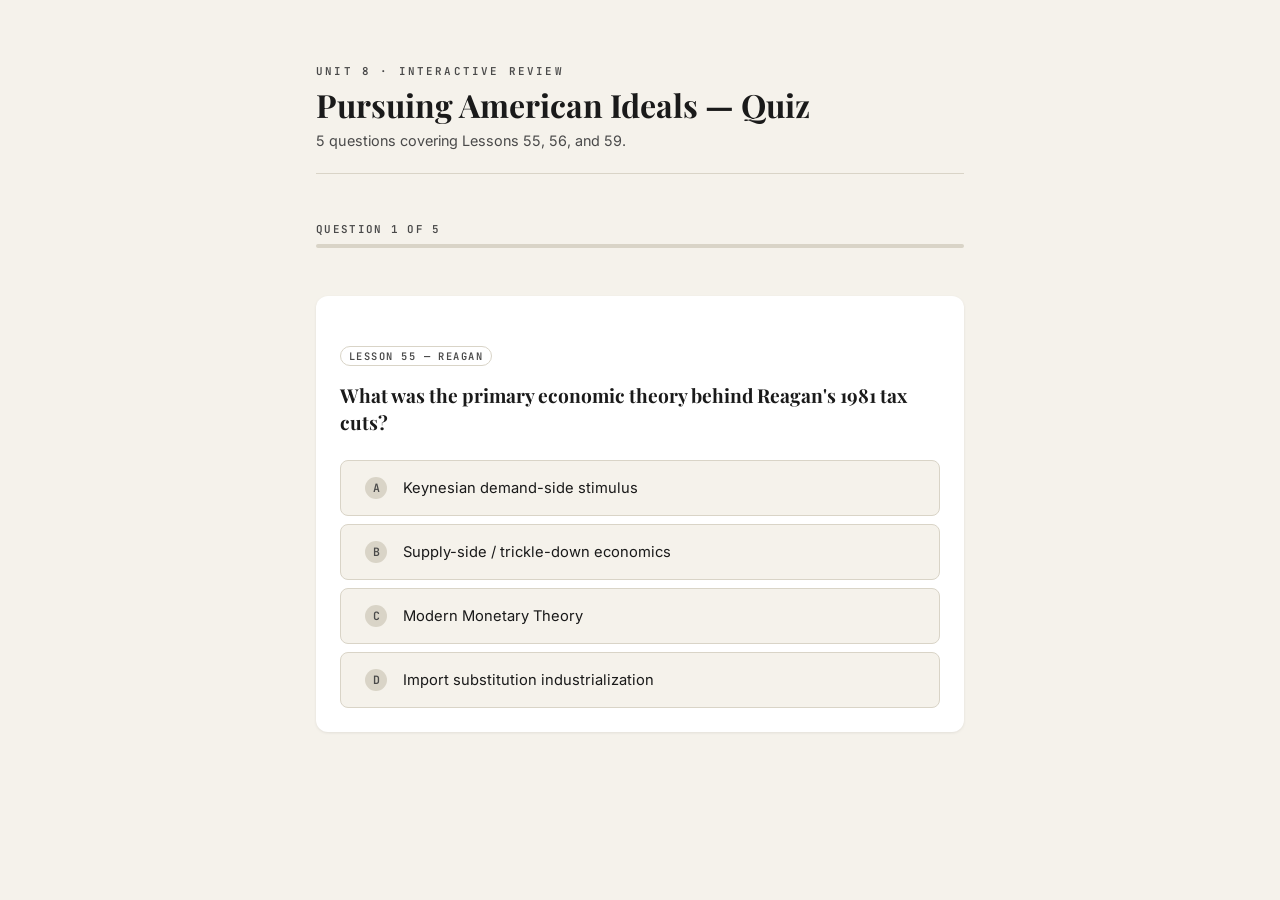
<file: widgets/quiz.html>
<!DOCTYPE html>
<html lang="en">
<head>
  <meta charset="UTF-8">
  <meta name="viewport" content="width=device-width, initial-scale=1.0">
  <title>Unit 8 Quiz — Pursuing American Ideals</title>
  <style>
    @import url('https://fonts.googleapis.com/css2?family=Playfair+Display:wght@700&family=Inter:wght@400;500;600&family=JetBrains+Mono:wght@400;600&display=swap');

    *, *::before, *::after { box-sizing: border-box; margin: 0; padding: 0; }

    :root {
      --bg:         #F5F2EB;
      --surface:    #FFFFFF;
      --ink:        #1A1A1A;
      --ink-muted:  #4A4A4A;
      --hairline:   #D9D4C7;
      --highlight:  #FFD700;
      --correct:    #1A6B3C;
      --correct-bg: #EBF5EF;
      --wrong:      #9B2020;
      --wrong-bg:   #FAEAEA;
      --accent:     #1A1A1A;
      --font-serif: 'Playfair Display', Georgia, serif;
      --font-sans:  'Inter', -apple-system, 'Segoe UI', sans-serif;
      --font-mono:  'JetBrains Mono', 'Courier New', monospace;
      --sp-xs: 4px; --sp-sm: 8px; --sp-md: 16px; --sp-lg: 24px; --sp-xl: 48px;
      --r-sm: 4px; --r-md: 8px; --r-lg: 12px;
      --shadow: 0 1px 3px rgba(0,0,0,0.08);
    }

    body {
      font-family: var(--font-sans);
      background: var(--bg);
      color: var(--ink);
      max-width: 680px;
      margin: 0 auto;
      padding: var(--sp-md) var(--sp-md) var(--sp-xl);
      -webkit-font-smoothing: antialiased;
    }

    .quiz-header {
      padding: var(--sp-xl) 0 var(--sp-lg);
      border-bottom: 1px solid var(--hairline);
      margin-bottom: var(--sp-xl);
    }

    .quiz-eyebrow {
      font-family: var(--font-mono);
      font-size: 0.68rem;
      font-weight: 600;
      letter-spacing: 0.2em;
      text-transform: uppercase;
      color: var(--ink-muted);
      display: block;
      margin-bottom: var(--sp-sm);
    }

    .quiz-title {
      font-family: var(--font-serif);
      font-size: clamp(1.4rem, 4vw, 2rem);
      font-weight: 700;
      line-height: 1.2;
      color: var(--ink);
      margin-bottom: var(--sp-sm);
    }

    .quiz-subtitle {
      font-size: 0.9rem;
      color: var(--ink-muted);
    }

    /* === PROGRESS BAR === */
    .progress-wrap {
      background: var(--hairline);
      border-radius: 4px;
      height: 4px;
      margin-bottom: var(--sp-xl);
      overflow: hidden;
    }

    .progress-fill {
      height: 100%;
      background: var(--ink);
      border-radius: 4px;
      transition: width 0.4s ease;
    }

    .progress-label {
      font-family: var(--font-mono);
      font-size: 0.68rem;
      font-weight: 600;
      letter-spacing: 0.12em;
      color: var(--ink-muted);
      text-transform: uppercase;
      margin-bottom: var(--sp-sm);
    }

    /* === QUESTION CARD === */
    .question-card {
      background: var(--surface);
      border-radius: var(--r-lg);
      box-shadow: var(--shadow);
      padding: var(--sp-xl) var(--sp-lg) var(--sp-lg);
      margin-bottom: var(--sp-lg);
    }

    .question-lesson-tag {
      font-family: var(--font-mono);
      font-size: 0.65rem;
      font-weight: 600;
      letter-spacing: 0.14em;
      text-transform: uppercase;
      display: inline-block;
      padding: 2px var(--sp-sm);
      border-radius: 10px;
      margin-bottom: var(--sp-md);
      border: 1px solid var(--hairline);
      color: var(--ink-muted);
    }

    .question-text {
      font-family: var(--font-serif);
      font-size: clamp(1rem, 2.5vw, 1.2rem);
      font-weight: 700;
      line-height: 1.4;
      color: var(--ink);
      margin-bottom: var(--sp-lg);
    }

    /* === OPTIONS === */
    .options {
      display: flex;
      flex-direction: column;
      gap: var(--sp-sm);
    }

    .option-btn {
      width: 100%;
      text-align: left;
      background: var(--bg);
      border: 1.5px solid var(--hairline);
      border-radius: var(--r-md);
      padding: var(--sp-md) var(--sp-lg);
      font-family: var(--font-sans);
      font-size: 0.92rem;
      color: var(--ink);
      cursor: pointer;
      transition: border-color 0.2s, background 0.2s;
      display: flex;
      align-items: center;
      gap: var(--sp-md);
      line-height: 1.4;
    }

    .option-btn:hover:not(:disabled) {
      border-color: var(--ink);
      background: var(--surface);
    }

    .option-btn:focus-visible {
      outline: 2px solid var(--ink);
      outline-offset: 2px;
    }

    .option-letter {
      font-family: var(--font-mono);
      font-size: 0.72rem;
      font-weight: 600;
      width: 22px;
      height: 22px;
      border-radius: 50%;
      background: var(--hairline);
      color: var(--ink-muted);
      display: flex;
      align-items: center;
      justify-content: center;
      flex-shrink: 0;
      transition: background 0.2s, color 0.2s;
    }

    .option-btn.correct {
      background: var(--correct-bg);
      border-color: var(--correct);
      color: var(--correct);
    }

    .option-btn.correct .option-letter {
      background: var(--correct);
      color: #fff;
    }

    .option-btn.wrong {
      background: var(--wrong-bg);
      border-color: var(--wrong);
      color: var(--wrong);
    }

    .option-btn.wrong .option-letter {
      background: var(--wrong);
      color: #fff;
    }

    .option-btn:disabled { cursor: default; }

    /* === EXPLANATION === */
    .explanation {
      display: none;
      margin-top: var(--sp-lg);
      padding: var(--sp-md);
      background: var(--bg);
      border-radius: var(--r-md);
      border-left: 3px solid var(--hairline);
    }

    .explanation.show { display: block; }

    .explanation-label {
      font-family: var(--font-mono);
      font-size: 0.65rem;
      font-weight: 600;
      letter-spacing: 0.14em;
      text-transform: uppercase;
      color: var(--ink-muted);
      display: block;
      margin-bottom: var(--sp-xs);
    }

    .explanation p {
      font-size: 0.88rem;
      line-height: 1.65;
      color: var(--ink);
    }

    /* === NEXT BUTTON === */
    .next-btn {
      display: none;
      width: 100%;
      padding: var(--sp-md) var(--sp-lg);
      background: var(--ink);
      color: #fff;
      border: none;
      border-radius: var(--r-md);
      font-family: var(--font-mono);
      font-size: 0.8rem;
      font-weight: 600;
      letter-spacing: 0.1em;
      text-transform: uppercase;
      cursor: pointer;
      transition: opacity 0.2s;
    }

    .next-btn:hover { opacity: 0.85; }
    .next-btn.show { display: block; }
    .next-btn:focus-visible { outline: 2px solid var(--ink); outline-offset: 2px; }

    /* === SCORE SCREEN === */
    .score-screen {
      display: none;
      background: var(--surface);
      border-radius: var(--r-lg);
      box-shadow: var(--shadow);
      padding: var(--sp-xl) var(--sp-lg);
      text-align: center;
    }

    .score-screen.show { display: block; }

    .score-number {
      font-family: var(--font-serif);
      font-size: 4rem;
      font-weight: 700;
      color: var(--ink);
      line-height: 1;
      margin-bottom: var(--sp-sm);
    }

    .score-label {
      font-family: var(--font-mono);
      font-size: 0.75rem;
      font-weight: 600;
      letter-spacing: 0.18em;
      text-transform: uppercase;
      color: var(--ink-muted);
      margin-bottom: var(--sp-lg);
      display: block;
    }

    .score-message {
      font-size: 1rem;
      color: var(--ink);
      line-height: 1.7;
      margin-bottom: var(--sp-xl);
      max-width: 420px;
      margin-left: auto;
      margin-right: auto;
    }

    .score-breakdown {
      text-align: left;
      border-top: 1px solid var(--hairline);
      padding-top: var(--sp-lg);
      margin-top: var(--sp-lg);
    }

    .breakdown-label {
      font-family: var(--font-mono);
      font-size: 0.65rem;
      font-weight: 600;
      letter-spacing: 0.2em;
      text-transform: uppercase;
      color: var(--ink-muted);
      display: block;
      margin-bottom: var(--sp-md);
    }

    .breakdown-row {
      display: flex;
      justify-content: space-between;
      align-items: center;
      padding: var(--sp-sm) 0;
      border-bottom: 1px solid var(--hairline);
      font-size: 0.88rem;
      gap: var(--sp-md);
    }

    .breakdown-row:last-child { border-bottom: none; }

    .breakdown-q { flex: 1; color: var(--ink-muted); line-height: 1.4; }

    .breakdown-result {
      font-family: var(--font-mono);
      font-size: 0.72rem;
      font-weight: 600;
      flex-shrink: 0;
    }

    .breakdown-result.pass { color: var(--correct); }
    .breakdown-result.fail { color: var(--wrong); }

    .retry-btn {
      margin-top: var(--sp-xl);
      padding: var(--sp-md) var(--sp-xl);
      background: var(--ink);
      color: #fff;
      border: none;
      border-radius: var(--r-md);
      font-family: var(--font-mono);
      font-size: 0.8rem;
      font-weight: 600;
      letter-spacing: 0.1em;
      text-transform: uppercase;
      cursor: pointer;
      transition: opacity 0.2s;
    }

    .retry-btn:hover { opacity: 0.85; }
  </style>
</head>
<body>

  <header class="quiz-header">
    <span class="quiz-eyebrow">Unit 8 · Interactive Review</span>
    <h1 class="quiz-title">Pursuing American Ideals — Quiz</h1>
    <p class="quiz-subtitle">5 questions covering Lessons 55, 56, and 59.</p>
  </header>

  <div id="quiz-container">
    <p class="progress-label" id="progress-label">Question 1 of 5</p>
    <div class="progress-wrap">
      <div class="progress-fill" id="progress-fill" style="width:0%"></div>
    </div>

    <div class="question-card" id="question-card">
      <span class="question-lesson-tag" id="q-tag"></span>
      <p class="question-text" id="q-text"></p>
      <div class="options" id="options-list"></div>
      <div class="explanation" id="explanation">
        <span class="explanation-label">Why this answer</span>
        <p id="explanation-text"></p>
      </div>
    </div>

    <button class="next-btn" id="next-btn" aria-label="Next question">Next Question →</button>
  </div>

  <div class="score-screen" id="score-screen" role="status" aria-live="polite">
    <p class="score-number" id="score-number"></p>
    <span class="score-label">out of 5 correct</span>
    <p class="score-message" id="score-message"></p>
    <div class="score-breakdown">
      <span class="breakdown-label">Question breakdown</span>
      <div id="breakdown-list"></div>
    </div>
    <button class="retry-btn" id="retry-btn">Try Again</button>
  </div>

  <script>
    const QUESTIONS = [
      {
        lesson: 'Lesson 55 — Reagan',
        q: 'What was the primary economic theory behind Reagan\'s 1981 tax cuts?',
        options: [
          'Keynesian demand-side stimulus',
          'Supply-side / trickle-down economics',
          'Modern Monetary Theory',
          'Import substitution industrialization'
        ],
        correct: 1,
        explanation: 'Reagan\'s Economic Recovery Tax Act of 1981 was built on supply-side economics — the idea that cutting taxes on top earners and corporations would spur investment that would eventually benefit everyone through job creation and growth.'
      },
      {
        lesson: 'Lesson 56 — Cold War',
        q: 'What did the Intermediate-Range Nuclear Forces (INF) Treaty of 1987 accomplish?',
        options: [
          'It capped the total number of nuclear warheads each side could hold',
          'It committed both sides to reducing their defense budgets by 20%',
          'It eliminated an entire class of nuclear missiles — the first time any arms control deal did that',
          'It established the principle of "mutually assured destruction" as official policy'
        ],
        correct: 2,
        explanation: 'The INF Treaty was historic because previous arms control agreements (like SALT I and II) only capped weapons. The INF actually eliminated a whole category — intermediate-range nuclear missiles — from both the U.S. and Soviet arsenals. It destroyed over 2,600 missiles. The U.S. withdrew from the treaty in 2019.'
      },
      {
        lesson: 'Lesson 56 — Cold War',
        q: 'What happened on November 9, 1989?',
        options: [
          'The Soviet Union formally dissolved into 15 independent states',
          'Reagan and Gorbachev signed the INF Treaty in Washington',
          'East Germany opened its borders and crowds began tearing down the Berlin Wall',
          'George H. W. Bush gave his "New World Order" speech to Congress'
        ],
        correct: 2,
        explanation: 'November 9, 1989 is when East Germany announced it would open its borders and crowds gathered to tear down the Berlin Wall. The Soviet Union\'s formal dissolution came later — December 25, 1991. The Berlin Wall opening was the symbolic end of the Cold War divide in Europe.'
      },
      {
        lesson: 'Lesson 59 — American Ideals',
        q: 'Which 2021 Supreme Court case was the first to directly address off-campus, online student speech?',
        options: [
          'Tinker v. Des Moines Independent Community School District',
          'Bell v. Itawamba County School Board',
          'Mahanoy Area School District v. B.L.',
          'Hazelwood School District v. Kuhlmeier'
        ],
        correct: 2,
        explanation: 'Mahanoy Area School District v. B.L. (2021) was decided 8-1 by the Supreme Court. A cheerleader posted a profanity-filled Snapchat off campus over the weekend; her school suspended her from the team. The Court ruled this violated her First Amendment rights. Tinker (1969) established student speech rights but predated the internet; Mahanoy extended those protections to off-campus social media.'
      },
      {
        lesson: 'Lesson 59 — American Ideals',
        q: 'What did the Supreme Court\'s ruling in Rucho v. Common Cause (2019) mean for partisan gerrymandering?',
        options: [
          'Federal courts must now review all congressional district maps before they take effect',
          'Partisan gerrymandering is unconstitutional and states must use independent commissions',
          'Federal courts cannot hear partisan gerrymandering cases — it\'s a "political question" — but state courts still can',
          'The Equal Protection Clause prohibits any consideration of party affiliation in redistricting'
        ],
        correct: 2,
        explanation: 'Chief Justice Roberts wrote for a 5-4 majority that partisan gerrymandering claims present "political questions" beyond federal courts\' reach. But the ruling explicitly left the door open for state courts and state constitutions. Since 2019, redistricting reform advocates have shifted to state-level fights — independent commissions, state supreme court challenges, and ballot initiatives — with real success in states like Michigan and Colorado.'
      }
    ];

    const STATE = {
      current: 0,
      answers: [],
      answered: false
    };

    const LETTERS = ['A', 'B', 'C', 'D'];

    const MESSAGES = [
      { min: 5, msg: 'Perfect score! You clearly have the material down — Lessons 55, 56, and 59 are in solid shape.' },
      { min: 4, msg: 'Strong work. One slip, but the core concepts are there. Review the question you missed and you\'re ready.' },
      { min: 3, msg: 'Solid foundation. Review the questions you got wrong against the lesson exhibits and try again.' },
      { min: 0, msg: 'Keep going. Go back through the three lesson exhibits and look for the ICED paragraphs — those are where the key facts live.' }
    ];

    function getMsg(score) {
      return MESSAGES.find(m => score >= m.min).msg;
    }

    function render() {
      const q = QUESTIONS[STATE.current];
      STATE.answered = false;

      document.getElementById('progress-label').textContent =
        `Question ${STATE.current + 1} of ${QUESTIONS.length}`;

      const pct = (STATE.current / QUESTIONS.length) * 100;
      document.getElementById('progress-fill').style.width = pct + '%';

      document.getElementById('q-tag').textContent = q.lesson;
      document.getElementById('q-text').textContent = q.q;

      const optList = document.getElementById('options-list');
      optList.innerHTML = '';
      q.options.forEach((opt, i) => {
        const btn = document.createElement('button');
        btn.className = 'option-btn';
        btn.innerHTML = `<span class="option-letter">${LETTERS[i]}</span>${opt}`;
        btn.addEventListener('click', () => handleAnswer(i));
        optList.appendChild(btn);
      });

      document.getElementById('explanation').classList.remove('show');
      document.getElementById('next-btn').classList.remove('show');
      document.getElementById('next-btn').textContent =
        STATE.current < QUESTIONS.length - 1 ? 'Next Question →' : 'See Results →';
    }

    function handleAnswer(selected) {
      if (STATE.answered) return;
      STATE.answered = true;

      const q = QUESTIONS[STATE.current];
      STATE.answers.push({ selected, correct: q.correct });

      const btns = document.querySelectorAll('.option-btn');
      btns.forEach((btn, i) => {
        btn.disabled = true;
        if (i === q.correct) btn.classList.add('correct');
        else if (i === selected) btn.classList.add('wrong');
      });

      document.getElementById('explanation-text').textContent = q.explanation;
      document.getElementById('explanation').classList.add('show');
      document.getElementById('next-btn').classList.add('show');
    }

    function showScore() {
      document.getElementById('quiz-container').style.display = 'none';
      document.getElementById('progress-fill').style.width = '100%';

      const score = STATE.answers.filter(a => a.selected === a.correct).length;
      document.getElementById('score-number').textContent = score;
      document.getElementById('score-message').textContent = getMsg(score);

      const list = document.getElementById('breakdown-list');
      list.innerHTML = '';
      STATE.answers.forEach((a, i) => {
        const row = document.createElement('div');
        row.className = 'breakdown-row';
        const passed = a.selected === a.correct;
        row.innerHTML = `
          <span class="breakdown-q">Q${i + 1}: ${QUESTIONS[i].q.slice(0, 60)}…</span>
          <span class="breakdown-result ${passed ? 'pass' : 'fail'}">${passed ? '✓ Correct' : '✗ Missed'}</span>
        `;
        list.appendChild(row);
      });

      document.getElementById('score-screen').classList.add('show');
    }

    document.getElementById('next-btn').addEventListener('click', () => {
      STATE.current++;
      if (STATE.current >= QUESTIONS.length) {
        showScore();
      } else {
        render();
      }
    });

    document.getElementById('retry-btn').addEventListener('click', () => {
      STATE.current = 0;
      STATE.answers = [];
      STATE.answered = false;
      document.getElementById('score-screen').classList.remove('show');
      document.getElementById('quiz-container').style.display = 'block';
      render();
    });

    render();
  </script>

</body>
</html>
</file>
<file: assets/site.css>
/* =========================================================================
   Pursuing American Ideals — Unit 8
   Shared stylesheet for the GitHub Pages multi-page site
   ========================================================================= */

@import url('https://fonts.googleapis.com/css2?family=Playfair+Display:ital,wght@0,700;1,400&family=Inter:wght@400;500;600&family=JetBrains+Mono:wght@400;600&display=swap');

*, *::before, *::after { box-sizing: border-box; margin: 0; padding: 0; }

:root {
  /* Palette */
  --bg:         #F5F2EB;
  --surface:    #FFFFFF;
  --ink:        #1A1A1A;
  --ink-muted:  #4A4A4A;
  --hairline:   #D9D4C7;
  --highlight:  #FFD700;

  /* Lesson accents */
  --accent-55:  #B22234;
  --accent-56:  #0B3D91;
  --accent-59:  #6B4423;
  --accent:     #1A1A1A; /* default; pages override via [data-lesson] */

  /* Fonts */
  --font-serif: 'Playfair Display', Georgia, 'Times New Roman', serif;
  --font-sans:  'Inter', -apple-system, 'Segoe UI', sans-serif;
  --font-mono:  'JetBrains Mono', 'Courier New', monospace;

  /* Spacing */
  --sp-xs: 4px; --sp-sm: 8px; --sp-md: 16px; --sp-lg: 24px; --sp-xl: 48px;

  /* Radius + shadow */
  --r-sm: 4px; --r-md: 8px; --r-lg: 12px;
  --shadow-card: 0 1px 3px rgba(0,0,0,0.08);
  --shadow-lift: 0 4px 12px rgba(0,0,0,0.10);

  /* Layout */
  --max-w: 720px;
  --max-w-wide: 880px;
}

[data-lesson="55"] { --accent: var(--accent-55); }
[data-lesson="56"] { --accent: var(--accent-56); }
[data-lesson="59"] { --accent: var(--accent-59); }

body {
  font-family: var(--font-sans);
  background: var(--bg);
  color: var(--ink);
  line-height: 1.6;
  -webkit-font-smoothing: antialiased;
  min-height: 100vh;
  display: flex;
  flex-direction: column;
}

/* =========================================================================
   SITE NAV (sticky top bar — same on every page)
   ========================================================================= */
.site-nav {
  position: sticky;
  top: 0;
  z-index: 100;
  background: rgba(255,255,255,0.96);
  backdrop-filter: blur(8px);
  -webkit-backdrop-filter: blur(8px);
  border-bottom: 1px solid var(--hairline);
  padding: var(--sp-sm) var(--sp-md);
}

.site-nav-inner {
  max-width: var(--max-w-wide);
  margin: 0 auto;
  display: flex;
  gap: var(--sp-md);
  flex-wrap: wrap;
  align-items: center;
}

.nav-brand {
  font-family: var(--font-serif);
  font-size: 0.95rem;
  font-weight: 700;
  color: var(--ink);
  text-decoration: none;
  margin-right: auto;
  display: flex;
  align-items: center;
  gap: var(--sp-sm);
}

.nav-brand-dot {
  width: 8px;
  height: 8px;
  border-radius: 50%;
  background: var(--accent);
  flex-shrink: 0;
}

.nav-links {
  display: flex;
  gap: var(--sp-xs);
  flex-wrap: wrap;
}

.nav-link {
  font-family: var(--font-mono);
  font-size: 0.68rem;
  font-weight: 600;
  letter-spacing: 0.1em;
  text-transform: uppercase;
  color: var(--ink-muted);
  text-decoration: none;
  padding: var(--sp-xs) var(--sp-sm);
  border-radius: var(--r-sm);
  transition: color 0.2s, background 0.2s;
}

.nav-link:hover { color: var(--ink); background: var(--bg); }

.nav-link.active {
  color: var(--accent);
  background: var(--bg);
}

/* =========================================================================
   PAGE LAYOUT
   ========================================================================= */
main {
  flex: 1;
  max-width: var(--max-w);
  margin: 0 auto;
  padding: var(--sp-md) var(--sp-md) var(--sp-xl);
  width: 100%;
}

main.wide {
  max-width: var(--max-w-wide);
}

main.quiz-layout {
  max-width: 1100px;
}

/* =========================================================================
   HOME PAGE — site hero
   ========================================================================= */
.site-hero {
  padding: var(--sp-xl) 0;
  border-bottom: 1px solid var(--hairline);
  margin-bottom: var(--sp-xl);
}

.site-label {
  font-family: var(--font-mono);
  font-size: 0.68rem;
  font-weight: 600;
  letter-spacing: 0.2em;
  text-transform: uppercase;
  color: var(--ink-muted);
  display: block;
  margin-bottom: var(--sp-md);
}

.site-title {
  font-family: var(--font-serif);
  font-size: clamp(2rem, 5vw, 3.2rem);
  font-weight: 700;
  line-height: 1.1;
  color: var(--ink);
  margin-bottom: var(--sp-md);
}

.site-title-prefix {
  display: block;
  font-style: italic;
  font-weight: 400;
  font-size: 0.58em;
  color: var(--ink-muted);
  margin-bottom: var(--sp-sm);
}

.site-byline {
  font-family: var(--font-mono);
  font-size: 0.75rem;
  color: var(--ink-muted);
  margin-bottom: var(--sp-lg);
}

.site-intro {
  font-size: 0.98rem;
  line-height: 1.8;
  color: var(--ink);
  max-width: 600px;
  margin-bottom: var(--sp-lg);
}

.highlight-bar {
  width: 48px;
  height: 3px;
  background: var(--highlight);
  border-radius: 2px;
}

/* Quick facts row */
.quick-facts {
  display: flex;
  flex-wrap: wrap;
  gap: var(--sp-md);
  margin-bottom: var(--sp-xl);
  list-style: none;
  padding: 0;
}

.fact-chip {
  background: var(--surface);
  border: 1px solid var(--hairline);
  border-radius: var(--r-md);
  padding: var(--sp-md) var(--sp-lg);
  flex: 1;
  min-width: 140px;
}

.fact-chip dt {
  font-family: var(--font-mono);
  font-size: 0.62rem;
  font-weight: 600;
  letter-spacing: 0.14em;
  text-transform: uppercase;
  color: var(--ink-muted);
  margin-bottom: var(--sp-xs);
}

.fact-chip dd {
  font-family: var(--font-serif);
  font-size: 1.1rem;
  font-weight: 700;
  color: var(--ink);
}

/* Lesson nav cards (home) */
.lesson-cards {
  display: flex;
  flex-direction: column;
  gap: var(--sp-md);
}

.lesson-card {
  background: var(--surface);
  border-radius: var(--r-md);
  box-shadow: var(--shadow-card);
  text-decoration: none;
  display: flex;
  overflow: hidden;
  transition: box-shadow 0.25s ease, transform 0.25s ease;
}

.lesson-card:hover {
  box-shadow: var(--shadow-lift);
  transform: translateY(-1px);
}

.lesson-card-accent {
  width: 6px;
  flex-shrink: 0;
}

.lesson-card-body {
  padding: var(--sp-lg);
  flex: 1;
}

.lesson-card-num {
  font-family: var(--font-mono);
  font-size: 0.68rem;
  font-weight: 600;
  letter-spacing: 0.14em;
  text-transform: uppercase;
  margin-bottom: var(--sp-sm);
}

.lesson-card-title {
  font-family: var(--font-serif);
  font-size: 1.15rem;
  font-weight: 700;
  color: var(--ink);
  margin-bottom: var(--sp-sm);
  line-height: 1.3;
}

.lesson-card-q {
  font-size: 0.85rem;
  color: var(--ink-muted);
  font-style: italic;
  line-height: 1.5;
  margin-bottom: var(--sp-md);
}

.lesson-card-cta {
  font-family: var(--font-mono);
  font-size: 0.72rem;
  font-weight: 600;
  letter-spacing: 0.1em;
  text-transform: uppercase;
  display: inline-flex;
  align-items: center;
  gap: var(--sp-sm);
}

.lesson-card-cta::after { content: '→'; }

.card-55 .lesson-card-accent,
.card-55 .lesson-card-cta { color: var(--accent-55); }
.card-55 .lesson-card-accent { background: var(--accent-55); }
.card-55 .lesson-card-num { color: var(--accent-55); }

.card-56 .lesson-card-accent { background: var(--accent-56); }
.card-56 .lesson-card-num,
.card-56 .lesson-card-cta { color: var(--accent-56); }

.card-59 .lesson-card-accent { background: var(--accent-59); }
.card-59 .lesson-card-num,
.card-59 .lesson-card-cta { color: var(--accent-59); }

/* Quiz CTA card on home */
.quiz-cta {
  display: block;
  margin-top: var(--sp-xl);
  padding: var(--sp-lg);
  background: var(--ink);
  color: var(--surface);
  border-radius: var(--r-md);
  text-decoration: none;
  text-align: center;
  transition: opacity 0.2s;
}

.quiz-cta:hover { opacity: 0.92; }

.quiz-cta-label {
  font-family: var(--font-mono);
  font-size: 0.7rem;
  font-weight: 600;
  letter-spacing: 0.2em;
  text-transform: uppercase;
  color: var(--highlight);
  display: block;
  margin-bottom: var(--sp-sm);
}

.quiz-cta-title {
  font-family: var(--font-serif);
  font-size: 1.3rem;
  font-weight: 700;
  margin-bottom: var(--sp-sm);
}

.quiz-cta-sub {
  font-size: 0.88rem;
  color: rgba(255,255,255,0.75);
}

/* =========================================================================
   LESSON PAGE — widget hero
   ========================================================================= */
.widget-hero {
  padding: var(--sp-xl) 0 var(--sp-lg);
  border-bottom: 1px solid var(--hairline);
  margin-bottom: var(--sp-xl);
}

.hero-flag {
  display: flex;
  gap: var(--sp-sm);
  align-items: center;
  margin-bottom: var(--sp-md);
}

.hero-eyebrow {
  font-family: var(--font-mono);
  font-size: 0.72rem;
  font-weight: 600;
  letter-spacing: 0.18em;
  text-transform: uppercase;
  color: var(--accent);
}

.hero-dot {
  width: 4px;
  height: 4px;
  border-radius: 50%;
  background: var(--hairline);
}

.hero-unit {
  font-family: var(--font-mono);
  font-size: 0.72rem;
  letter-spacing: 0.1em;
  color: var(--ink-muted);
}

.hero-title {
  font-family: var(--font-serif);
  font-size: clamp(1.6rem, 4vw, 2.4rem);
  font-weight: 700;
  line-height: 1.15;
  color: var(--ink);
  margin-bottom: var(--sp-md);
}

.hero-question {
  font-family: var(--font-sans);
  font-size: 1rem;
  color: var(--ink-muted);
  font-style: italic;
  margin-bottom: var(--sp-lg);
  padding-left: var(--sp-md);
  border-left: 3px solid var(--hairline);
  line-height: 1.5;
}

.hero-accent-bar {
  width: 40px;
  height: 3px;
  background: var(--accent);
  border-radius: 2px;
}

/* =========================================================================
   SECTIONS
   ========================================================================= */
.widget-section { margin-bottom: var(--sp-xl); }

.section-label {
  font-family: var(--font-mono);
  font-size: 0.68rem;
  font-weight: 600;
  letter-spacing: 0.22em;
  text-transform: uppercase;
  color: var(--ink-muted);
  margin-bottom: var(--sp-lg);
  padding-bottom: var(--sp-sm);
  border-bottom: 1px solid var(--hairline);
  display: block;
}

/* =========================================================================
   EXAMPLE CARDS
   ========================================================================= */
.card {
  background: var(--surface);
  border-left: 4px solid var(--accent);
  border-radius: var(--r-md);
  box-shadow: var(--shadow-card);
  padding: var(--sp-lg);
  margin-bottom: var(--sp-lg);
}

.card-eyebrow {
  font-family: var(--font-mono);
  font-size: 0.68rem;
  font-weight: 600;
  letter-spacing: 0.14em;
  color: var(--accent);
  text-transform: uppercase;
  margin-bottom: var(--sp-sm);
}

.card-title {
  font-family: var(--font-serif);
  font-size: 1.15rem;
  font-weight: 700;
  color: var(--ink);
  margin-bottom: var(--sp-md);
  line-height: 1.3;
}

.card-body {
  font-size: 0.93rem;
  color: var(--ink);
  margin-bottom: var(--sp-md);
  line-height: 1.75;
}

.card-pov {
  font-size: 0.875rem;
  color: var(--ink-muted);
  line-height: 1.65;
  padding: var(--sp-md);
  background: var(--bg);
  border-radius: var(--r-sm);
  border-top: 1px solid var(--hairline);
  margin-top: var(--sp-md);
}

.pov-label, .tactic-label {
  font-family: var(--font-mono);
  font-size: 0.65rem;
  font-weight: 600;
  letter-spacing: 0.12em;
  text-transform: uppercase;
  color: var(--accent);
  display: block;
  margin-bottom: var(--sp-xs);
}

.tactic-label { color: var(--ink-muted); margin-top: var(--sp-sm); }

/* L56 timeline badge */
.timeline-badge {
  display: inline-flex;
  align-items: center;
  gap: var(--sp-sm);
  background: var(--bg);
  border: 1px solid var(--hairline);
  border-radius: 20px;
  padding: var(--sp-xs) var(--sp-md);
  margin-bottom: var(--sp-md);
}

.timeline-badge-dot {
  width: 8px;
  height: 8px;
  border-radius: 50%;
  background: var(--accent);
  flex-shrink: 0;
}

.timeline-badge-text {
  font-family: var(--font-mono);
  font-size: 0.7rem;
  font-weight: 600;
  color: var(--ink-muted);
  letter-spacing: 0.05em;
}

/* L59 case snapshot */
.case-snapshot {
  display: flex;
  flex-wrap: wrap;
  gap: var(--sp-md);
  margin-bottom: var(--sp-md);
  padding: var(--sp-sm) var(--sp-md);
  background: var(--bg);
  border-radius: var(--r-sm);
  border: 1px solid var(--hairline);
}

.case-snapshot .snap-item {
  display: flex;
  flex-direction: column;
  min-width: 80px;
}

.case-snapshot dt {
  font-family: var(--font-mono);
  font-size: 0.62rem;
  font-weight: 600;
  letter-spacing: 0.14em;
  text-transform: uppercase;
  color: var(--ink-muted);
  margin-bottom: 2px;
}

.case-snapshot dd {
  font-family: var(--font-mono);
  font-size: 0.8rem;
  font-weight: 600;
  color: var(--ink);
}

.ideal-tag {
  display: inline-flex;
  align-items: center;
  padding: 2px var(--sp-sm);
  border: 1px solid var(--accent);
  border-radius: 12px;
  font-family: var(--font-mono);
  font-size: 0.65rem;
  font-weight: 600;
  letter-spacing: 0.08em;
  text-transform: uppercase;
  color: var(--accent);
  margin-bottom: var(--sp-md);
}

/* =========================================================================
   ICED BLOCK
   ========================================================================= */
.iced-block {
  background: var(--surface);
  border-radius: var(--r-md);
  box-shadow: var(--shadow-card);
  overflow: hidden;
}

.iced-part {
  display: flex;
  gap: var(--sp-md);
  padding: var(--sp-md) var(--sp-lg);
  border-bottom: 1px solid var(--hairline);
  align-items: flex-start;
}

.iced-part:last-child { border-bottom: none; }

.iced-label {
  font-family: var(--font-mono);
  font-size: 0.75rem;
  font-weight: 600;
  color: var(--surface);
  background: var(--accent);
  min-width: 26px;
  height: 26px;
  display: flex;
  align-items: center;
  justify-content: center;
  border-radius: var(--r-sm);
  flex-shrink: 0;
  margin-top: 1px;
}

.iced-text {
  font-size: 0.93rem;
  line-height: 1.75;
  color: var(--ink);
}

/* =========================================================================
   IMPACT BLOCK
   ========================================================================= */
.impact-block {
  background: var(--surface);
  border-radius: var(--r-md);
  box-shadow: var(--shadow-card);
  padding: var(--sp-lg);
  border-top: 3px solid var(--highlight);
}

.impact-block p {
  font-size: 0.95rem;
  line-height: 1.8;
  color: var(--ink);
}

/* =========================================================================
   SOURCES
   ========================================================================= */
.sources-block {
  padding-top: var(--sp-lg);
  border-top: 1px solid var(--hairline);
  margin-top: var(--sp-xl);
}

.sources-list {
  padding-left: var(--sp-lg);
  list-style: decimal;
}

.sources-list li {
  font-size: 0.83rem;
  color: var(--ink-muted);
  margin-bottom: var(--sp-sm);
  line-height: 1.55;
}

.sources-list a {
  color: var(--accent);
  text-decoration: underline;
  text-decoration-color: var(--hairline);
  word-break: break-all;
}

.sources-list a:hover { text-decoration-color: var(--accent); }

/* =========================================================================
   LESSON PAGE FOOTER (prev/next nav)
   ========================================================================= */
.page-pager {
  display: flex;
  justify-content: space-between;
  gap: var(--sp-md);
  margin-top: var(--sp-xl);
  padding-top: var(--sp-lg);
  border-top: 1px solid var(--hairline);
  flex-wrap: wrap;
}

.pager-link {
  flex: 1;
  min-width: 140px;
  text-decoration: none;
  color: var(--ink);
  padding: var(--sp-md);
  border-radius: var(--r-md);
  background: var(--surface);
  box-shadow: var(--shadow-card);
  transition: box-shadow 0.2s;
}

.pager-link:hover { box-shadow: var(--shadow-lift); }

.pager-link.next { text-align: right; }

.pager-label {
  font-family: var(--font-mono);
  font-size: 0.65rem;
  font-weight: 600;
  letter-spacing: 0.14em;
  text-transform: uppercase;
  color: var(--ink-muted);
  display: block;
  margin-bottom: var(--sp-xs);
}

.pager-title {
  font-family: var(--font-serif);
  font-size: 0.95rem;
  font-weight: 700;
  color: var(--ink);
}

/* =========================================================================
   SITE FOOTER
   ========================================================================= */
.site-footer {
  border-top: 1px solid var(--hairline);
  padding: var(--sp-lg) var(--sp-md);
  text-align: center;
  background: var(--surface);
}

.site-footer-inner {
  max-width: var(--max-w-wide);
  margin: 0 auto;
  font-family: var(--font-mono);
  font-size: 0.7rem;
  color: var(--ink-muted);
  letter-spacing: 0.05em;
}

/* =========================================================================
   QUIZ — TV / TOUCHSCREEN LAYOUT
   ========================================================================= */
.quiz-header {
  padding: var(--sp-xl) 0 var(--sp-lg);
  border-bottom: 1px solid var(--hairline);
  margin-bottom: var(--sp-xl);
  text-align: center;
}

.quiz-eyebrow {
  font-family: var(--font-mono);
  font-size: 0.8rem;
  font-weight: 600;
  letter-spacing: 0.18em;
  text-transform: uppercase;
  color: var(--ink-muted);
  display: block;
  margin-bottom: var(--sp-sm);
}

.quiz-title {
  font-family: var(--font-serif);
  font-size: clamp(2rem, 4vw, 3rem);
  font-weight: 700;
  color: var(--ink);
  margin-bottom: var(--sp-sm);
}

.quiz-subtitle {
  font-size: 1.1rem;
  color: var(--ink-muted);
}

/* Progress */
.progress-label {
  font-family: var(--font-mono);
  font-size: 0.8rem;
  font-weight: 600;
  letter-spacing: 0.14em;
  color: var(--ink-muted);
  text-transform: uppercase;
  margin-bottom: var(--sp-sm);
}

.progress-wrap {
  background: var(--hairline);
  border-radius: 6px;
  height: 8px;
  margin-bottom: var(--sp-xl);
  overflow: hidden;
}

.progress-fill {
  height: 100%;
  background: var(--ink);
  border-radius: 6px;
  transition: width 0.4s ease;
}

/* Question card */
.question-card {
  background: var(--surface);
  border-radius: var(--r-lg);
  box-shadow: var(--shadow-card);
  padding: clamp(1.5rem, 4vw, 3rem);
  margin-bottom: var(--sp-lg);
}

.question-lesson-tag {
  font-family: var(--font-mono);
  font-size: 0.72rem;
  font-weight: 600;
  letter-spacing: 0.14em;
  text-transform: uppercase;
  display: inline-block;
  padding: 4px 12px;
  border-radius: 20px;
  margin-bottom: var(--sp-md);
  border: 1px solid var(--hairline);
  color: var(--ink-muted);
}

.question-text {
  font-family: var(--font-serif);
  font-size: clamp(1.2rem, 2.8vw, 1.8rem);
  font-weight: 700;
  line-height: 1.4;
  color: var(--ink);
  margin-bottom: var(--sp-xl);
}

/* 2x2 option grid */
.options {
  display: grid;
  grid-template-columns: 1fr 1fr;
  gap: clamp(0.75rem, 2vw, 1.25rem);
}

.option-btn {
  width: 100%;
  text-align: left;
  background: var(--bg);
  border: 2px solid var(--hairline);
  border-radius: var(--r-md);
  padding: clamp(1rem, 2.5vw, 1.5rem) clamp(1rem, 2vw, 1.5rem);
  font-family: var(--font-sans);
  font-size: clamp(0.95rem, 1.8vw, 1.15rem);
  color: var(--ink);
  cursor: pointer;
  transition: border-color 0.2s, background 0.2s, transform 0.1s;
  display: flex;
  align-items: flex-start;
  gap: clamp(0.75rem, 1.5vw, 1rem);
  line-height: 1.45;
  min-height: clamp(80px, 12vw, 130px);
}

.option-btn:hover:not(:disabled) {
  border-color: var(--ink);
  background: var(--surface);
  transform: translateY(-2px);
}

.option-btn:active:not(:disabled) { transform: translateY(0); }
.option-btn:focus-visible { outline: 3px solid var(--ink); outline-offset: 3px; }
.option-btn:disabled { cursor: default; transform: none; }

.option-letter {
  font-family: var(--font-mono);
  font-size: clamp(1rem, 1.6vw, 1.2rem);
  font-weight: 700;
  color: var(--ink-muted);
  flex-shrink: 0;
  min-width: 1.4em;
}

.option-text {
  flex: 1;
}

.option-btn.correct {
  background: #1A6B3C;
  border-color: #1A6B3C;
  color: #fff;
}

.option-btn.correct .option-letter { color: rgba(255,255,255,0.75); }

.option-btn.wrong {
  background: #9B2020;
  border-color: #9B2020;
  color: #fff;
}

.option-btn.wrong .option-letter { color: rgba(255,255,255,0.75); }

/* Explanation */
.explanation {
  display: none;
  margin-top: var(--sp-lg);
  padding: var(--sp-md) var(--sp-lg);
  background: #FAEAEA;
  border-radius: var(--r-md);
  border-left: 4px solid #9B2020;
}

.explanation.show { display: block; }

.explanation-label {
  font-family: var(--font-mono);
  font-size: 0.7rem;
  font-weight: 600;
  letter-spacing: 0.14em;
  text-transform: uppercase;
  color: #9B2020;
  display: block;
  margin-bottom: var(--sp-xs);
}

#explanation-text {
  font-size: clamp(0.9rem, 1.6vw, 1.05rem);
  line-height: 1.6;
  color: var(--ink);
}

/* Next button */
.next-btn {
  display: none;
  width: 100%;
  padding: clamp(1rem, 2.5vw, 1.4rem) var(--sp-lg);
  background: var(--ink);
  color: #fff;
  border: none;
  border-radius: var(--r-md);
  font-family: var(--font-mono);
  font-size: clamp(0.85rem, 1.6vw, 1rem);
  font-weight: 600;
  letter-spacing: 0.1em;
  text-transform: uppercase;
  cursor: pointer;
  transition: opacity 0.2s;
}

.next-btn:hover { opacity: 0.85; }
.next-btn.show { display: block; }
.next-btn:focus-visible { outline: 3px solid var(--ink); outline-offset: 3px; }

/* Score screen */
.score-screen {
  display: none;
  background: var(--surface);
  border-radius: var(--r-lg);
  box-shadow: var(--shadow-card);
  padding: clamp(2rem, 5vw, 4rem) var(--sp-lg);
  text-align: center;
}

.score-screen.show { display: block; }

.score-number {
  font-family: var(--font-serif);
  font-size: clamp(5rem, 12vw, 8rem);
  font-weight: 700;
  color: var(--ink);
  line-height: 1;
  margin-bottom: var(--sp-xs);
}

.score-label {
  font-family: var(--font-mono);
  font-size: clamp(0.85rem, 1.8vw, 1.1rem);
  font-weight: 600;
  letter-spacing: 0.18em;
  text-transform: uppercase;
  color: var(--ink-muted);
  margin-bottom: var(--sp-lg);
  display: block;
}

.score-message {
  font-size: clamp(1rem, 2vw, 1.3rem);
  color: var(--ink);
  line-height: 1.7;
  margin-bottom: var(--sp-xl);
  max-width: 540px;
  margin-left: auto;
  margin-right: auto;
}

.score-breakdown {
  text-align: left;
  border-top: 1px solid var(--hairline);
  padding-top: var(--sp-lg);
  margin-top: var(--sp-lg);
}

.breakdown-label {
  font-family: var(--font-mono);
  font-size: 0.7rem;
  font-weight: 600;
  letter-spacing: 0.2em;
  text-transform: uppercase;
  color: var(--ink-muted);
  display: block;
  margin-bottom: var(--sp-md);
}

.breakdown-row {
  display: flex;
  justify-content: space-between;
  align-items: center;
  padding: var(--sp-md) 0;
  border-bottom: 1px solid var(--hairline);
  font-size: clamp(0.9rem, 1.6vw, 1.05rem);
  gap: var(--sp-md);
}

.breakdown-row:last-child { border-bottom: none; }

.breakdown-q {
  flex: 1;
  color: var(--ink-muted);
  line-height: 1.4;
}

.breakdown-result {
  font-family: var(--font-mono);
  font-size: clamp(0.8rem, 1.4vw, 0.95rem);
  font-weight: 600;
  flex-shrink: 0;
}

.breakdown-result.pass { color: #1A6B3C; }
.breakdown-result.fail { color: #9B2020; }

.retry-btn {
  margin-top: var(--sp-xl);
  padding: clamp(0.9rem, 2vw, 1.2rem) clamp(2rem, 4vw, 3rem);
  background: var(--ink);
  color: #fff;
  border: none;
  border-radius: var(--r-md);
  font-family: var(--font-mono);
  font-size: clamp(0.85rem, 1.6vw, 1rem);
  font-weight: 600;
  letter-spacing: 0.1em;
  text-transform: uppercase;
  cursor: pointer;
  transition: opacity 0.2s;
}

.retry-btn:hover { opacity: 0.85; }

/* Collapse to single column on narrow screens */
@media (max-width: 600px) {
  .options { grid-template-columns: 1fr; }
  .option-btn { min-height: 70px; }
}

/* =========================================================================
   FADE-IN
   ========================================================================= */
.fade-in {
  opacity: 0;
  transform: translateY(18px);
  transition: opacity 0.4s ease, transform 0.4s ease;
}

.fade-in.visible {
  opacity: 1;
  transform: translateY(0);
}

@media (prefers-reduced-motion: reduce) {
  .fade-in { opacity: 1; transform: none; transition: none; }
}

/* =========================================================================
   LESSON IMAGE
   ========================================================================= */
.lesson-img-wrap {
  margin-bottom: var(--sp-xl);
  border-radius: var(--r-md);
  overflow: hidden;
  box-shadow: var(--shadow-card);
}

.lesson-img {
  width: 100%;
  aspect-ratio: 16/9;
  object-fit: cover;
  display: block;
}

.lesson-img-caption {
  font-family: var(--font-mono);
  font-size: 0.65rem;
  color: var(--ink-muted);
  padding: var(--sp-sm) var(--sp-md);
  background: var(--surface);
  letter-spacing: 0.05em;
  border-top: 1px solid var(--hairline);
}
</file>
